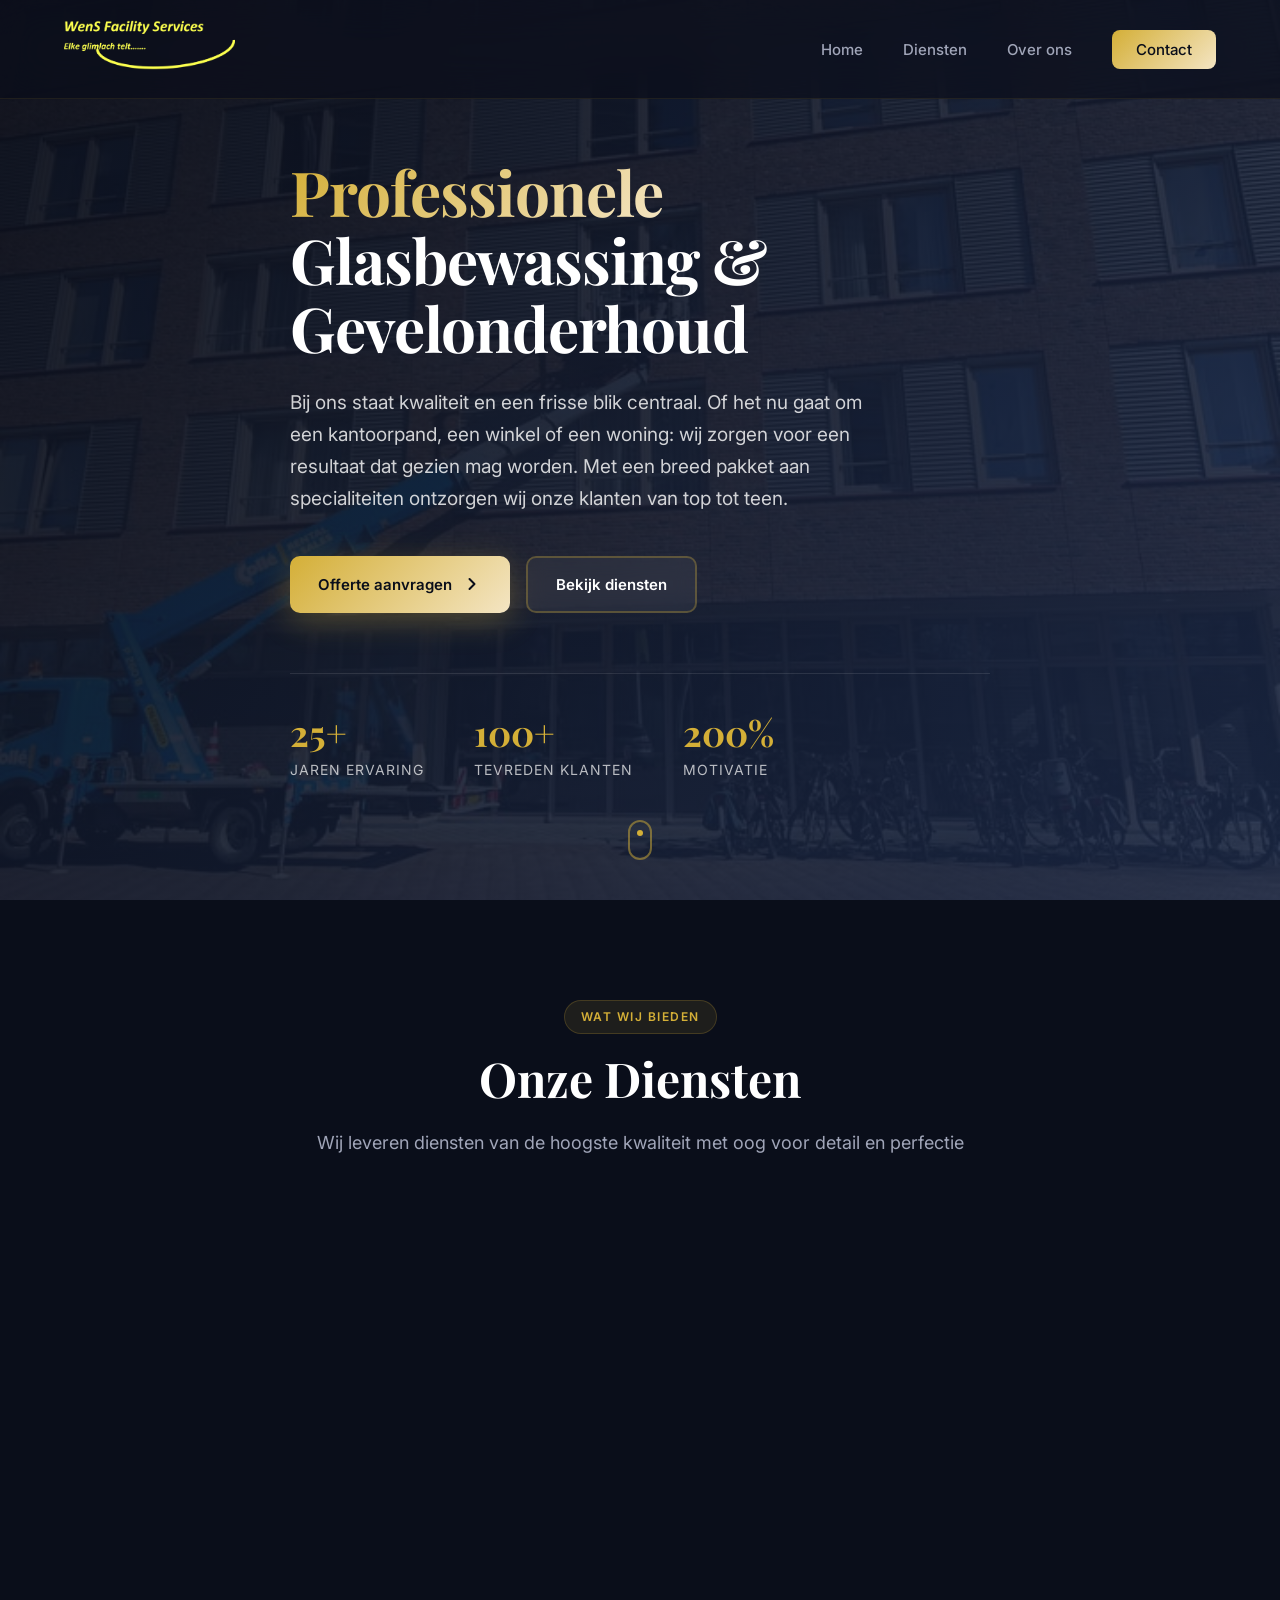
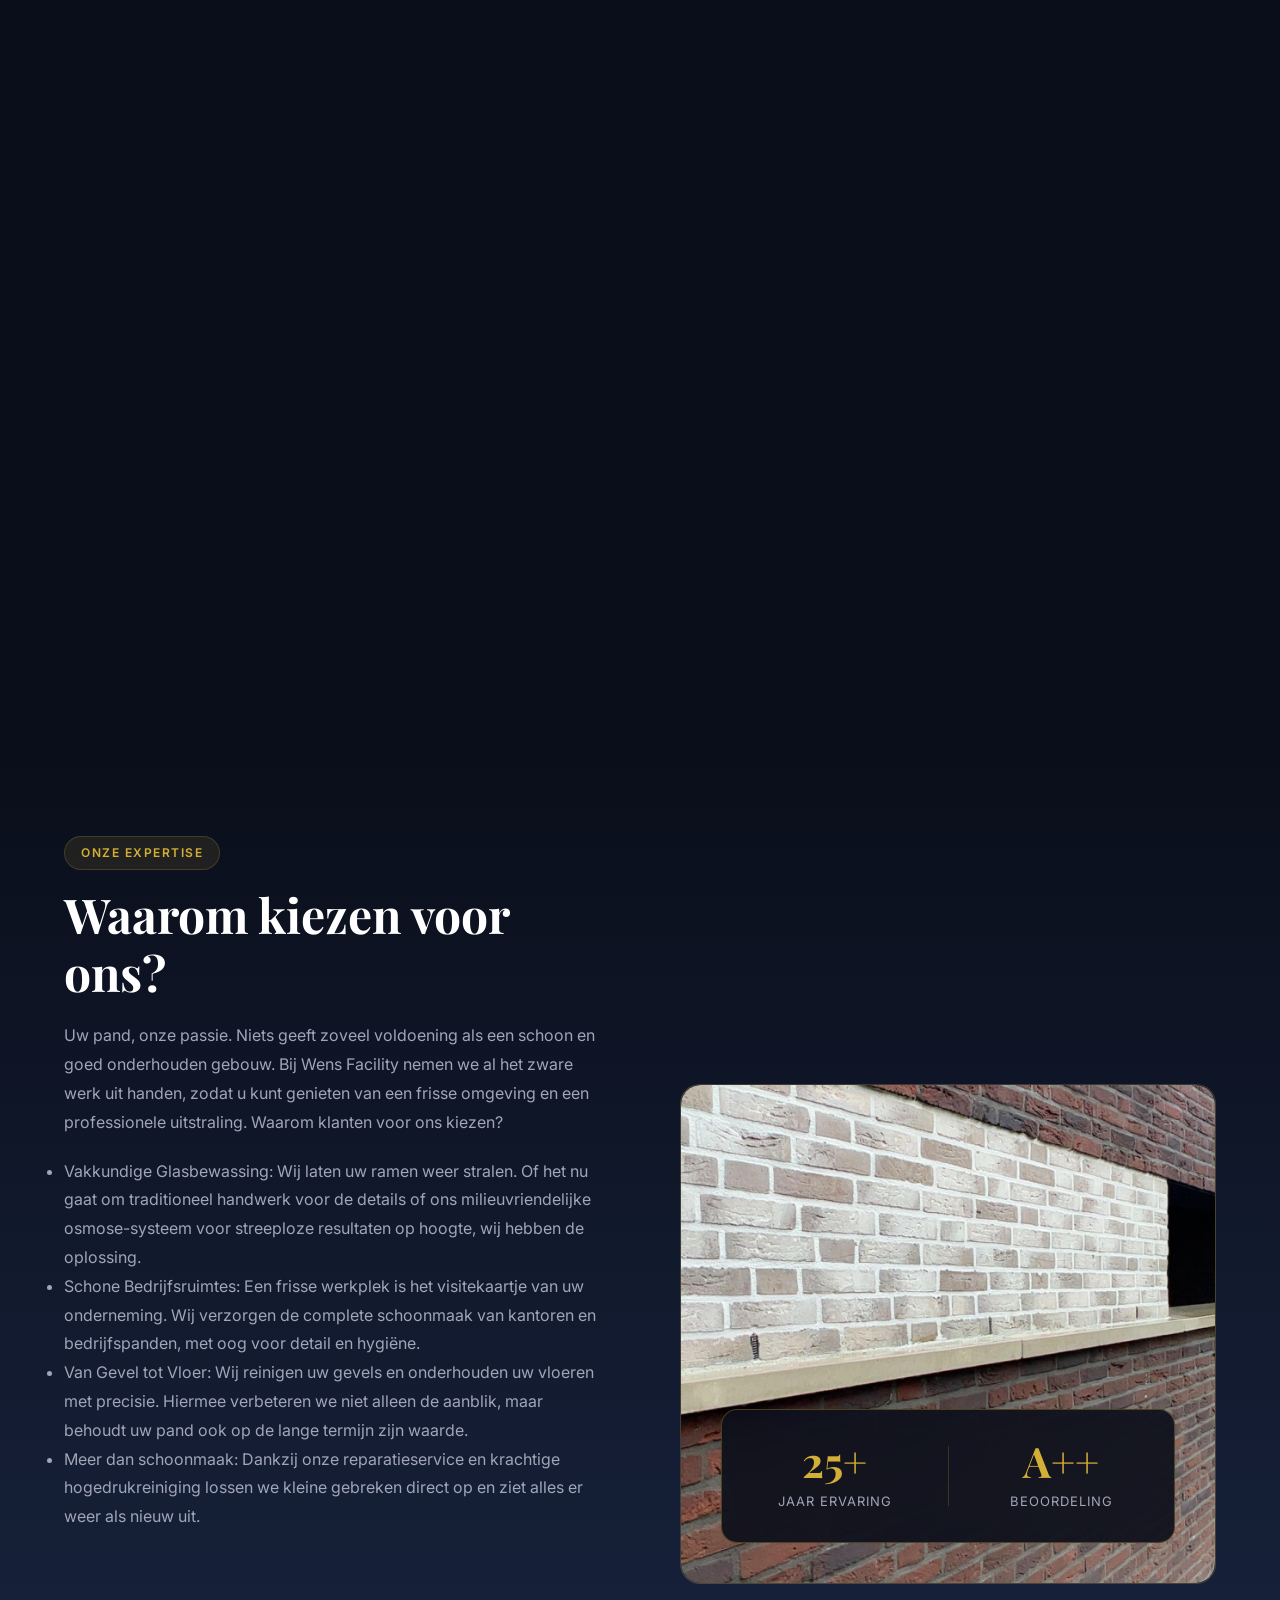
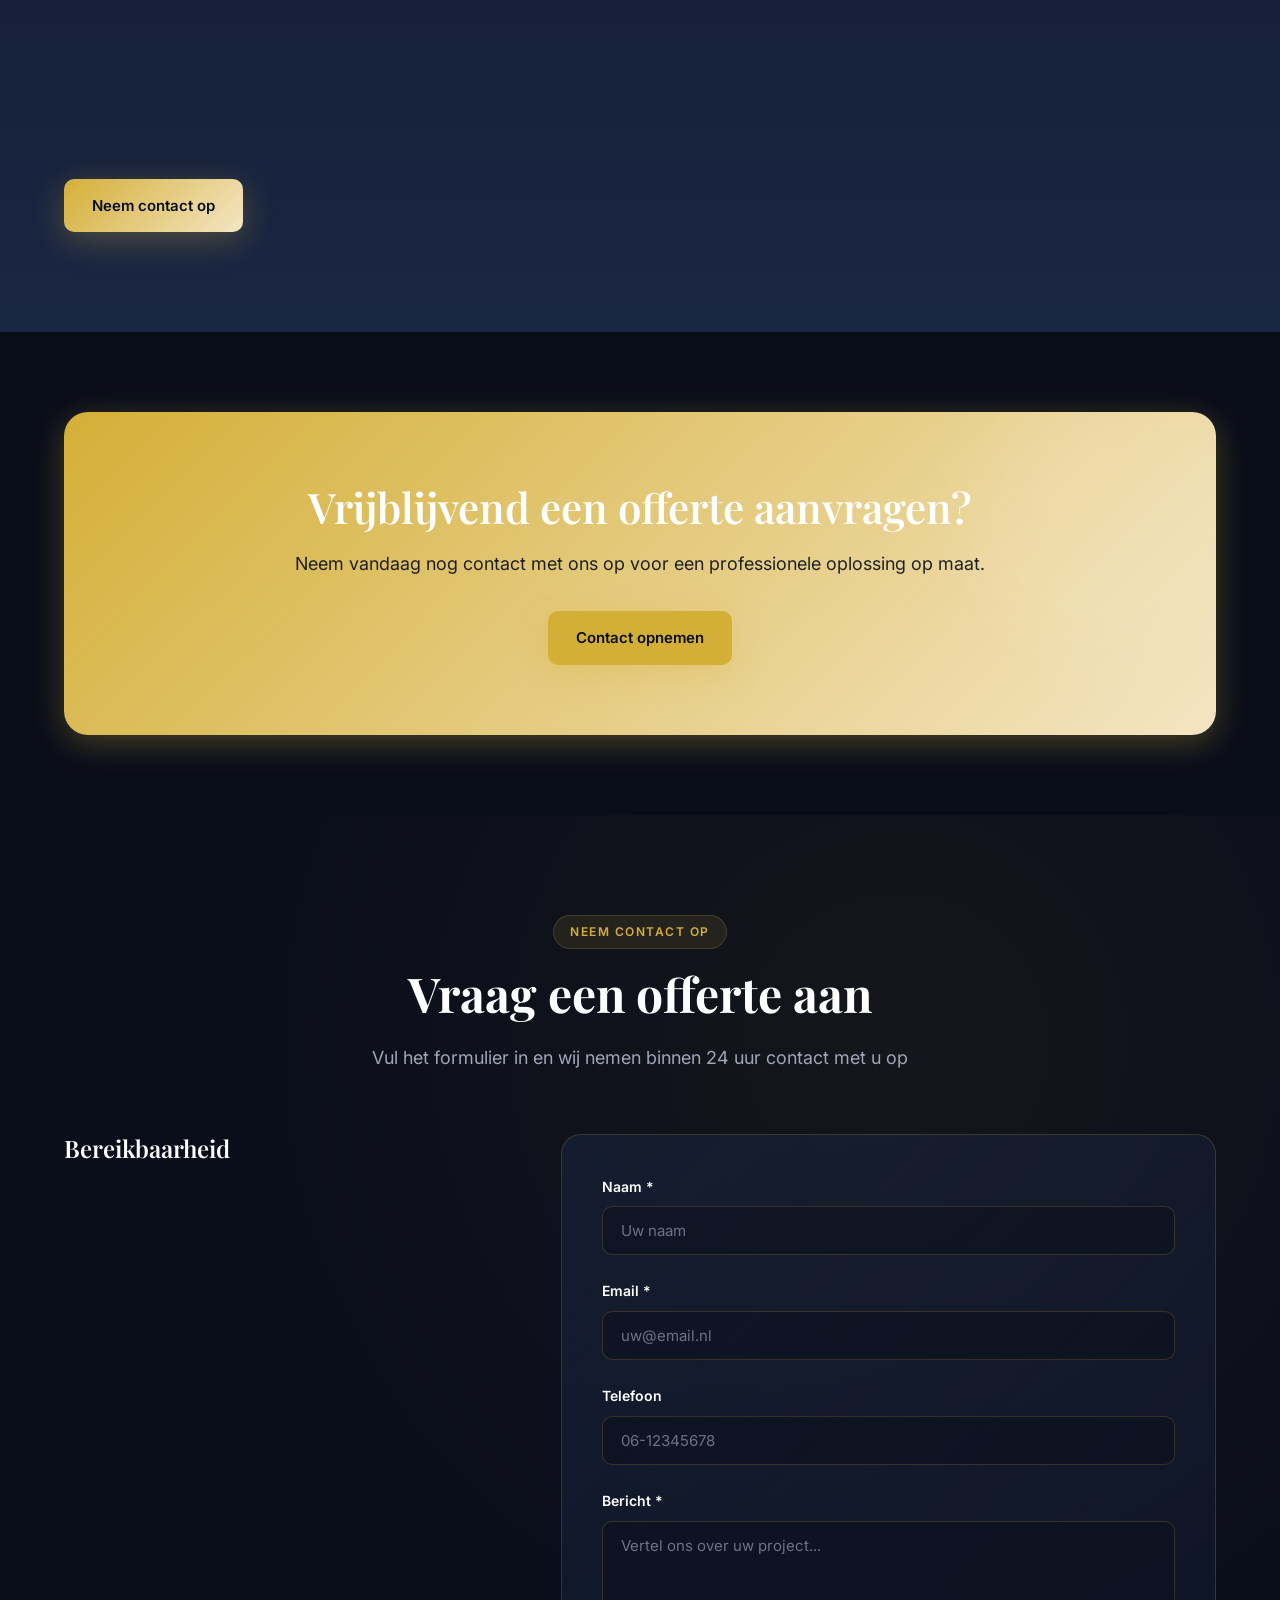
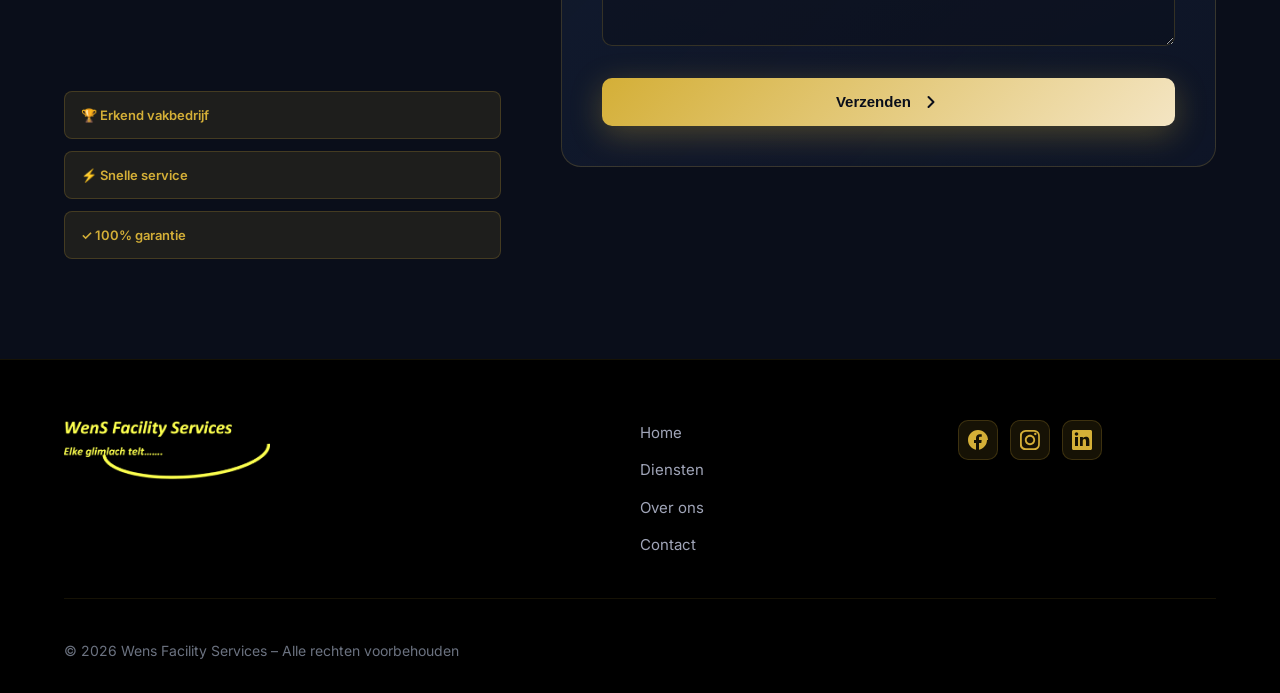
<file: index.html>
<!doctype html>
<html lang="nl">
  <head>
    <meta charset="UTF-8" />
    <meta name="viewport" content="width=device-width, initial-scale=1.0" />
    <meta http-equiv="refresh" content="0;url=html/Home.html" />
    <title>WensClean - Redirecting...</title>
  </head>
  <body>
    <p>Redirecting to <a href="html/Home.html">WensClean</a>...</p>
  </body>
</html>
</file>
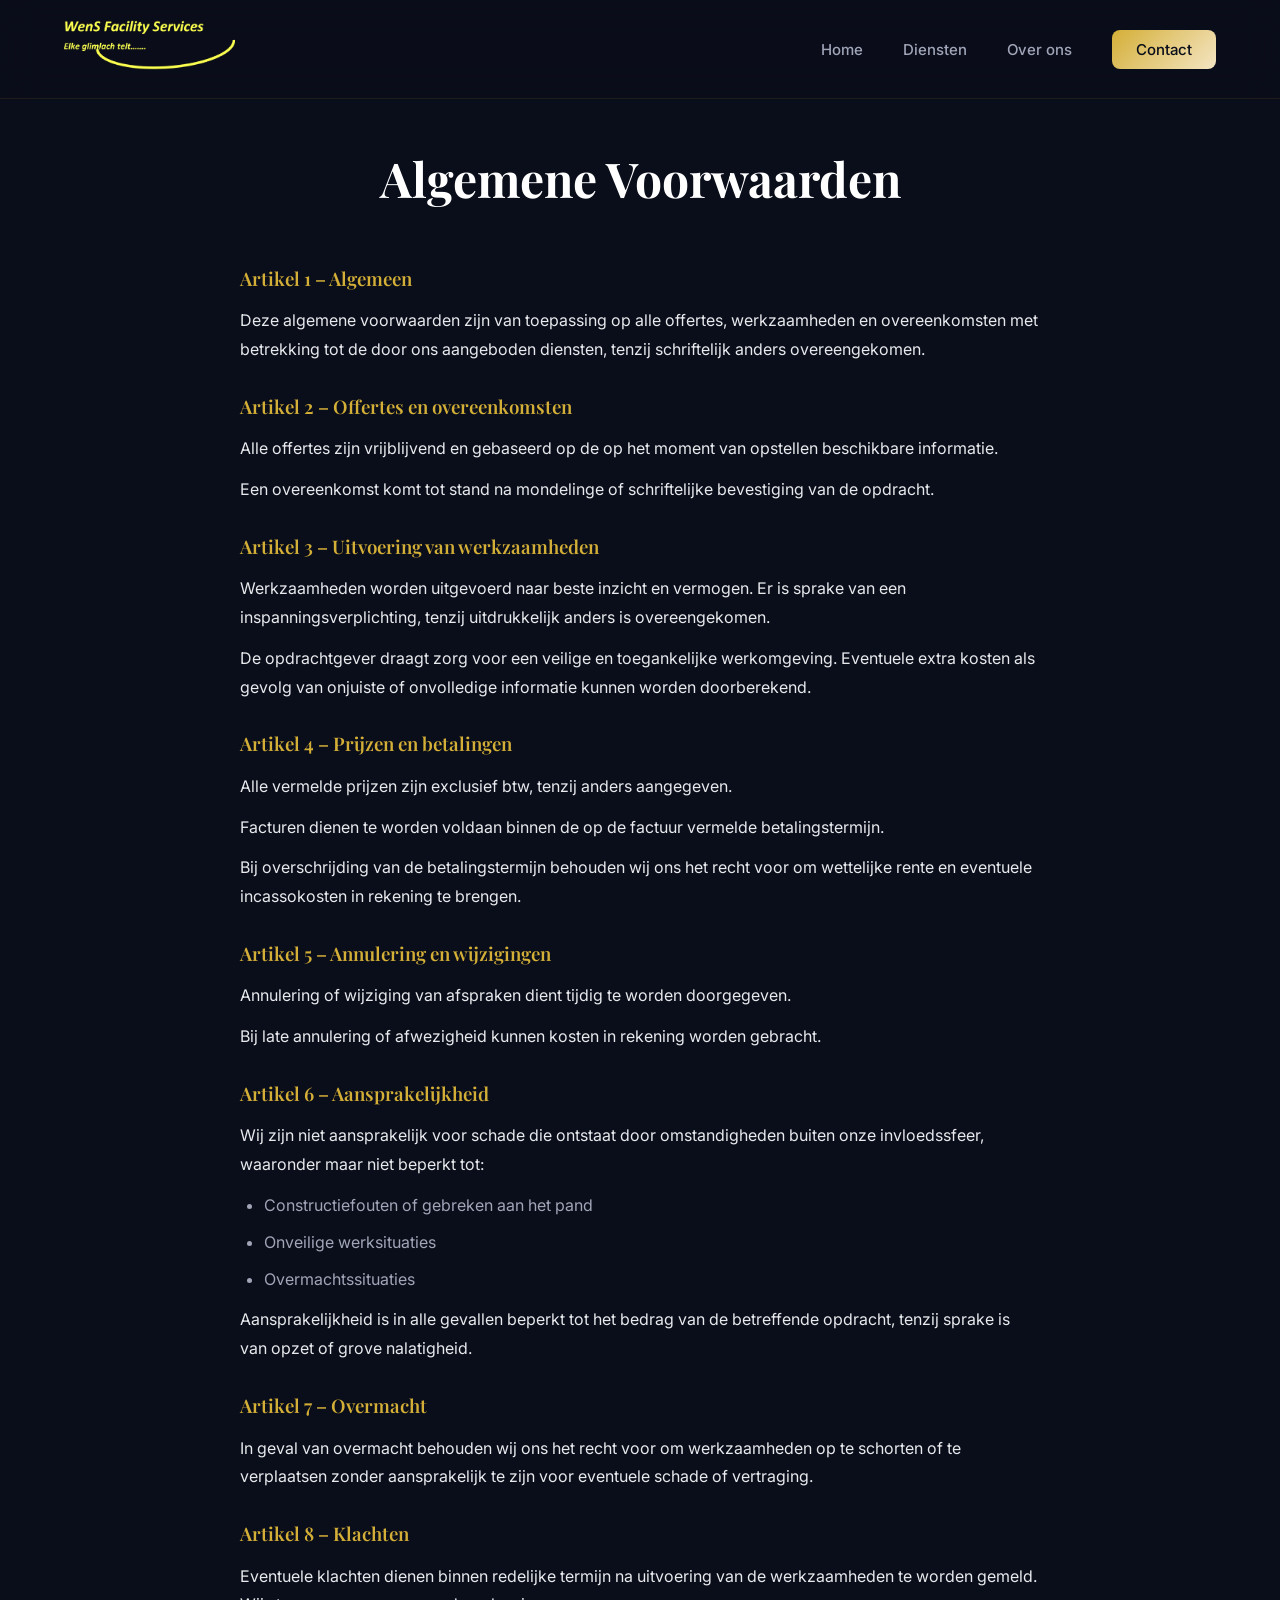
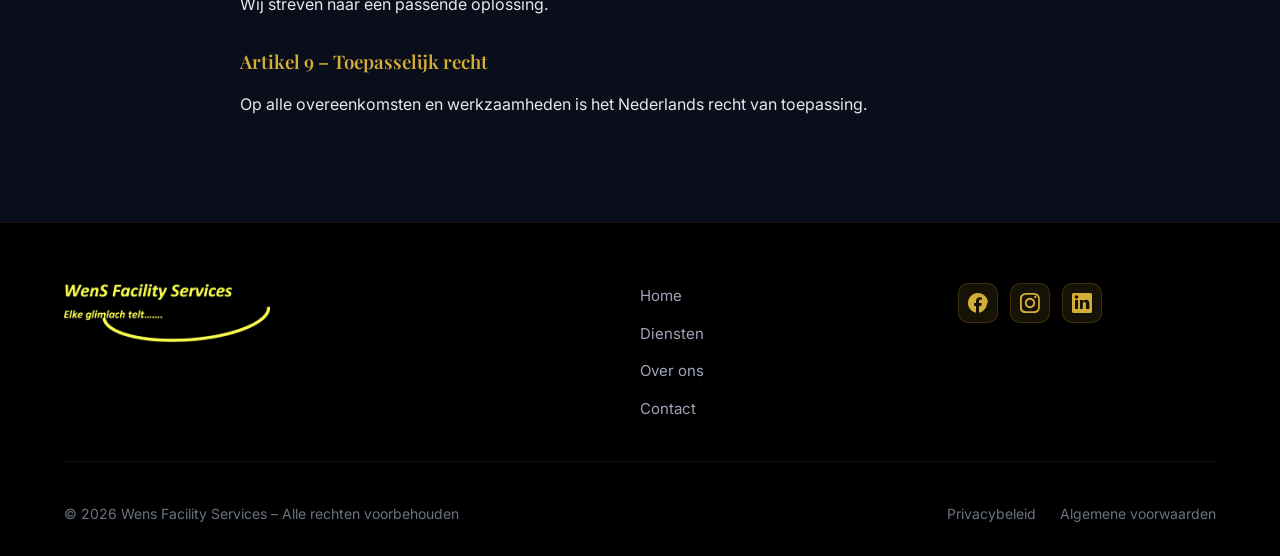
<file: html/algemenevoorwaarden.html>
<!doctype html>
<html lang="nl">
  <head>
    <meta charset="UTF-8" />
    <meta name="viewport" content="width=device-width, initial-scale=1.0" />
    <title>Algemene Voorwaarden – Bedrijfsnaam</title>
    <link rel="stylesheet" href="../css/styles.css" />
    <link rel="preconnect" href="https://fonts.googleapis.com" />
    <link rel="preconnect" href="https://fonts.gstatic.com" crossorigin />
    <link
      href="https://fonts.googleapis.com/css2?family=Playfair+Display:wght@500;600;700&family=Inter:wght@300;400;500;600;700&display=swap"
      rel="stylesheet"
    />
  </head>
  <body>
    <!-- NAVBAR -->
    <nav id="navbar">
      <div class="container nav-inner">
        <div class="logo">
          <a href="Home.html"
            ><img src="../images/logo.png" alt="Bedrijfsnaam" class="logo-img"
          /></a>
        </div>
        <button class="mobile-menu-toggle" aria-label="Toggle menu">
          <span></span>
          <span></span>
          <span></span>
        </button>
        <ul class="nav-menu">
          <li><a href="Home.html#home">Home</a></li>
          <li><a href="Home.html#diensten">Diensten</a></li>
          <li><a href="Home.html#over">Over ons</a></li>
          <li><a href="Home.html#contact" class="nav-cta">Contact</a></li>
        </ul>
      </div>
    </nav>

    <!-- TERMS CONTENT -->
    <section class="terms-section" style="padding: 150px 0 80px">
      <div class="container">
        <div class="section-header">
          <h1 class="section-title">Algemene Voorwaarden</h1>
        </div>

        <div
          class="terms-content"
          style="max-width: 800px; margin: 0 auto; line-height: 1.8"
        >
          <h3 style="color: var(--gold); margin-top: 32px; margin-bottom: 16px">
            Artikel 1 – Algemeen
          </h3>
          <p style="margin-bottom: 24px">
            Deze algemene voorwaarden zijn van toepassing op alle offertes,
            werkzaamheden en overeenkomsten met betrekking tot de door ons
            aangeboden diensten, tenzij schriftelijk anders overeengekomen.
          </p>

          <h3 style="color: var(--gold); margin-top: 32px; margin-bottom: 16px">
            Artikel 2 – Offertes en overeenkomsten
          </h3>
          <p style="margin-bottom: 12px">
            Alle offertes zijn vrijblijvend en gebaseerd op de op het moment van
            opstellen beschikbare informatie.
          </p>
          <p style="margin-bottom: 24px">
            Een overeenkomst komt tot stand na mondelinge of schriftelijke
            bevestiging van de opdracht.
          </p>

          <h3 style="color: var(--gold); margin-top: 32px; margin-bottom: 16px">
            Artikel 3 – Uitvoering van werkzaamheden
          </h3>
          <p style="margin-bottom: 12px">
            Werkzaamheden worden uitgevoerd naar beste inzicht en vermogen. Er
            is sprake van een inspanningsverplichting, tenzij uitdrukkelijk
            anders is overeengekomen.
          </p>
          <p style="margin-bottom: 24px">
            De opdrachtgever draagt zorg voor een veilige en toegankelijke
            werkomgeving. Eventuele extra kosten als gevolg van onjuiste of
            onvolledige informatie kunnen worden doorberekend.
          </p>

          <h3 style="color: var(--gold); margin-top: 32px; margin-bottom: 16px">
            Artikel 4 – Prijzen en betalingen
          </h3>
          <p style="margin-bottom: 12px">
            Alle vermelde prijzen zijn exclusief btw, tenzij anders aangegeven.
          </p>
          <p style="margin-bottom: 12px">
            Facturen dienen te worden voldaan binnen de op de factuur vermelde
            betalingstermijn.
          </p>
          <p style="margin-bottom: 24px">
            Bij overschrijding van de betalingstermijn behouden wij ons het
            recht voor om wettelijke rente en eventuele incassokosten in
            rekening te brengen.
          </p>

          <h3 style="color: var(--gold); margin-top: 32px; margin-bottom: 16px">
            Artikel 5 – Annulering en wijzigingen
          </h3>
          <p style="margin-bottom: 12px">
            Annulering of wijziging van afspraken dient tijdig te worden
            doorgegeven.
          </p>
          <p style="margin-bottom: 24px">
            Bij late annulering of afwezigheid kunnen kosten in rekening worden
            gebracht.
          </p>

          <h3 style="color: var(--gold); margin-top: 32px; margin-bottom: 16px">
            Artikel 6 – Aansprakelijkheid
          </h3>
          <p style="margin-bottom: 12px">
            Wij zijn niet aansprakelijk voor schade die ontstaat door
            omstandigheden buiten onze invloedssfeer, waaronder maar niet
            beperkt tot:
          </p>
          <ul
            style="
              margin-bottom: 12px;
              margin-left: 24px;
              color: var(--gray-light);
            "
          >
            <li style="margin-bottom: 8px">
              Constructiefouten of gebreken aan het pand
            </li>
            <li style="margin-bottom: 8px">Onveilige werksituaties</li>
            <li style="margin-bottom: 8px">Overmachtssituaties</li>
          </ul>
          <p style="margin-bottom: 24px">
            Aansprakelijkheid is in alle gevallen beperkt tot het bedrag van de
            betreffende opdracht, tenzij sprake is van opzet of grove
            nalatigheid.
          </p>

          <h3 style="color: var(--gold); margin-top: 32px; margin-bottom: 16px">
            Artikel 7 – Overmacht
          </h3>
          <p style="margin-bottom: 24px">
            In geval van overmacht behouden wij ons het recht voor om
            werkzaamheden op te schorten of te verplaatsen zonder aansprakelijk
            te zijn voor eventuele schade of vertraging.
          </p>

          <h3 style="color: var(--gold); margin-top: 32px; margin-bottom: 16px">
            Artikel 8 – Klachten
          </h3>
          <p style="margin-bottom: 24px">
            Eventuele klachten dienen binnen redelijke termijn na uitvoering van
            de werkzaamheden te worden gemeld. Wij streven naar een passende
            oplossing.
          </p>

          <h3 style="color: var(--gold); margin-top: 32px; margin-bottom: 16px">
            Artikel 9 – Toepasselijk recht
          </h3>
          <p style="margin-bottom: 24px">
            Op alle overeenkomsten en werkzaamheden is het Nederlands recht van
            toepassing.
          </p>
        </div>
      </div>
    </section>

    <!-- FOOTER -->
    <footer>
      <div class="container">
        <div class="footer-content">
          <div class="footer-logo">
            <a href="Home.html#home"
              ><img
                src="../images/logo.png"
                alt="Bedrijfsnaam"
                class="logo-img"
            /></a>
          </div>
          <div class="footer-links">
            <a href="Home.html#home">Home</a>
            <a href="Home.html#diensten">Diensten</a>
            <a href="Home.html#over">Over ons</a>
            <a href="Home.html#contact">Contact</a>
          </div>
          <div class="footer-social">
            <a href="#" aria-label="Facebook">
              <svg
                width="20"
                height="20"
                viewBox="0 0 20 20"
                fill="currentColor"
              >
                <path
                  d="M20 10C20 4.48 15.52 0 10 0S0 4.48 0 10c0 4.84 3.44 8.87 8 9.8V13H6v-3h2V8c0-2.42 1.58-3.75 3.69-3.75.93 0 1.81.08 2.06.12v2.39h-1.42c-1.11 0-1.33.53-1.33 1.3V10h2.67l-.35 3H11v6.8c4.56-.93 8-4.96 8-9.8z"
                />
              </svg>
            </a>
            <a href="#" aria-label="Instagram">
              <svg
                width="20"
                height="20"
                viewBox="0 0 20 20"
                fill="currentColor"
              >
                <path
                  d="M10 0C7.28 0 6.94.01 5.88.05 4.82.09 4.07.27 3.42.52c-.67.26-1.24.6-1.81 1.17C.84 2.26.5 2.83.24 3.5-.01 4.15-.19 4.9-.23 5.96-.27 7.02-.28 7.36-.28 10.08c0 2.72.01 3.06.05 4.12.04 1.06.22 1.81.47 2.46.26.67.6 1.24 1.17 1.81.57.57 1.14.91 1.81 1.17.65.25 1.4.43 2.46.47 1.06.04 1.4.05 4.12.05 2.72 0 3.06-.01 4.12-.05 1.06-.04 1.81-.22 2.46-.47.67-.26 1.24-.6 1.81-1.17.57-.57.91-1.14 1.17-1.81.25-.65.43-1.4.47-2.46.04-1.06.05-1.4.05-4.12 0-2.72-.01-3.06-.05-4.12-.04-1.06-.22-1.81-.47-2.46-.26-.67-.6-1.24-1.17-1.81-.57-.57-1.14-.91-1.81-1.17C15.93.27 15.18.09 14.12.05 13.06.01 12.72 0 10 0zm0 1.8c2.67 0 2.99.01 4.04.05.98.04 1.51.2 1.87.33.47.18.8.4 1.15.75.35.35.57.68.75 1.15.13.36.29.89.33 1.87.04 1.05.05 1.37.05 4.04s-.01 2.99-.05 4.04c-.04.98-.2 1.51-.33 1.87-.18.47-.4.8-.75 1.15-.35.35-.68.57-1.15.75-.36.13-.89.29-1.87.33-1.05.04-1.37.05-4.04.05s-2.99-.01-4.04-.05c-.98-.04-1.51-.2-1.87-.33-.47-.18-.8-.4-1.15-.75-.35-.35-.57-.68-.75-1.15-.13-.36-.29-.89-.33-1.87-.04-1.05-.05-1.37-.05-4.04s.01-2.99.05-4.04c.04-.98.2-1.51.33-1.87.18-.47.4-.8.75-1.15.35-.35.68-.57 1.15-.75.36-.13.89-.29 1.87-.33 1.05-.04 1.37-.05 4.04-.05z"
                />
                <path
                  d="M10 13.33c-1.84 0-3.33-1.49-3.33-3.33S8.16 6.67 10 6.67s3.33 1.49 3.33 3.33-1.49 3.33-3.33 3.33zm0-8.48c-2.84 0-5.15 2.31-5.15 5.15s2.31 5.15 5.15 5.15 5.15-2.31 5.15-5.15S12.84 4.85 10 4.85zm6.53-.85c0 .66-.54 1.2-1.2 1.2-.66 0-1.2-.54-1.2-1.2s.54-1.2 1.2-1.2c.66 0 1.2.54 1.2 1.2z"
                />
              </svg>
            </a>
            <a href="#" aria-label="LinkedIn">
              <svg
                width="20"
                height="20"
                viewBox="0 0 20 20"
                fill="currentColor"
              >
                <path
                  d="M18.5 0h-17C.67 0 0 .67 0 1.5v17c0 .83.67 1.5 1.5 1.5h17c.83 0 1.5-.67 1.5-1.5v-17c0-.83-.67-1.5-1.5-1.5zM6 16H3V7h3v9zM4.5 5.82c-.97 0-1.75-.79-1.75-1.75S3.53 2.32 4.5 2.32s1.75.79 1.75 1.75-.78 1.75-1.75 1.75zM17 16h-3v-4.5c0-1.08-.02-2.47-1.5-2.47-1.51 0-1.74 1.18-1.74 2.39V16H8V7h2.88v1.23h.04c.40-.76 1.38-1.56 2.84-1.56 3.04 0 3.6 2 3.6 4.6V16z"
                />
              </svg>
            </a>
          </div>
        </div>
        <div class="footer-bottom">
          <p>© 2026 Wens Facility Services – Alle rechten voorbehouden</p>
          <div class="footer-legal">
            <a href="privacybeleid.html">Privacybeleid</a>
            <a href="algemenevoorwaarden.html">Algemene voorwaarden</a>
          </div>
        </div>
      </div>
    </footer>

    <script>
      // Mobile menu toggle
      document
        .querySelector(".mobile-menu-toggle")
        .addEventListener("click", function () {
          document.querySelector(".nav-menu").classList.toggle("active");
          this.classList.toggle("active");
          document.body.classList.toggle("menu-open");
        });

      // Close menu when clicking on a link
      document.querySelectorAll(".nav-menu a").forEach((link) => {
        link.addEventListener("click", () => {
          document.querySelector(".nav-menu").classList.remove("active");
          document
            .querySelector(".mobile-menu-toggle")
            .classList.remove("active");
          document.body.classList.remove("menu-open");
        });
      });

      // Navbar scroll effect
      let lastScroll = 0;
      const navbar = document.getElementById("navbar");

      window.addEventListener("scroll", () => {
        const currentScroll = window.pageYOffset;

        if (currentScroll > 100) {
          navbar.classList.add("scrolled");
        } else {
          navbar.classList.remove("scrolled");
        }

        lastScroll = currentScroll;
      });
    </script>
  </body>
</html>
</file>
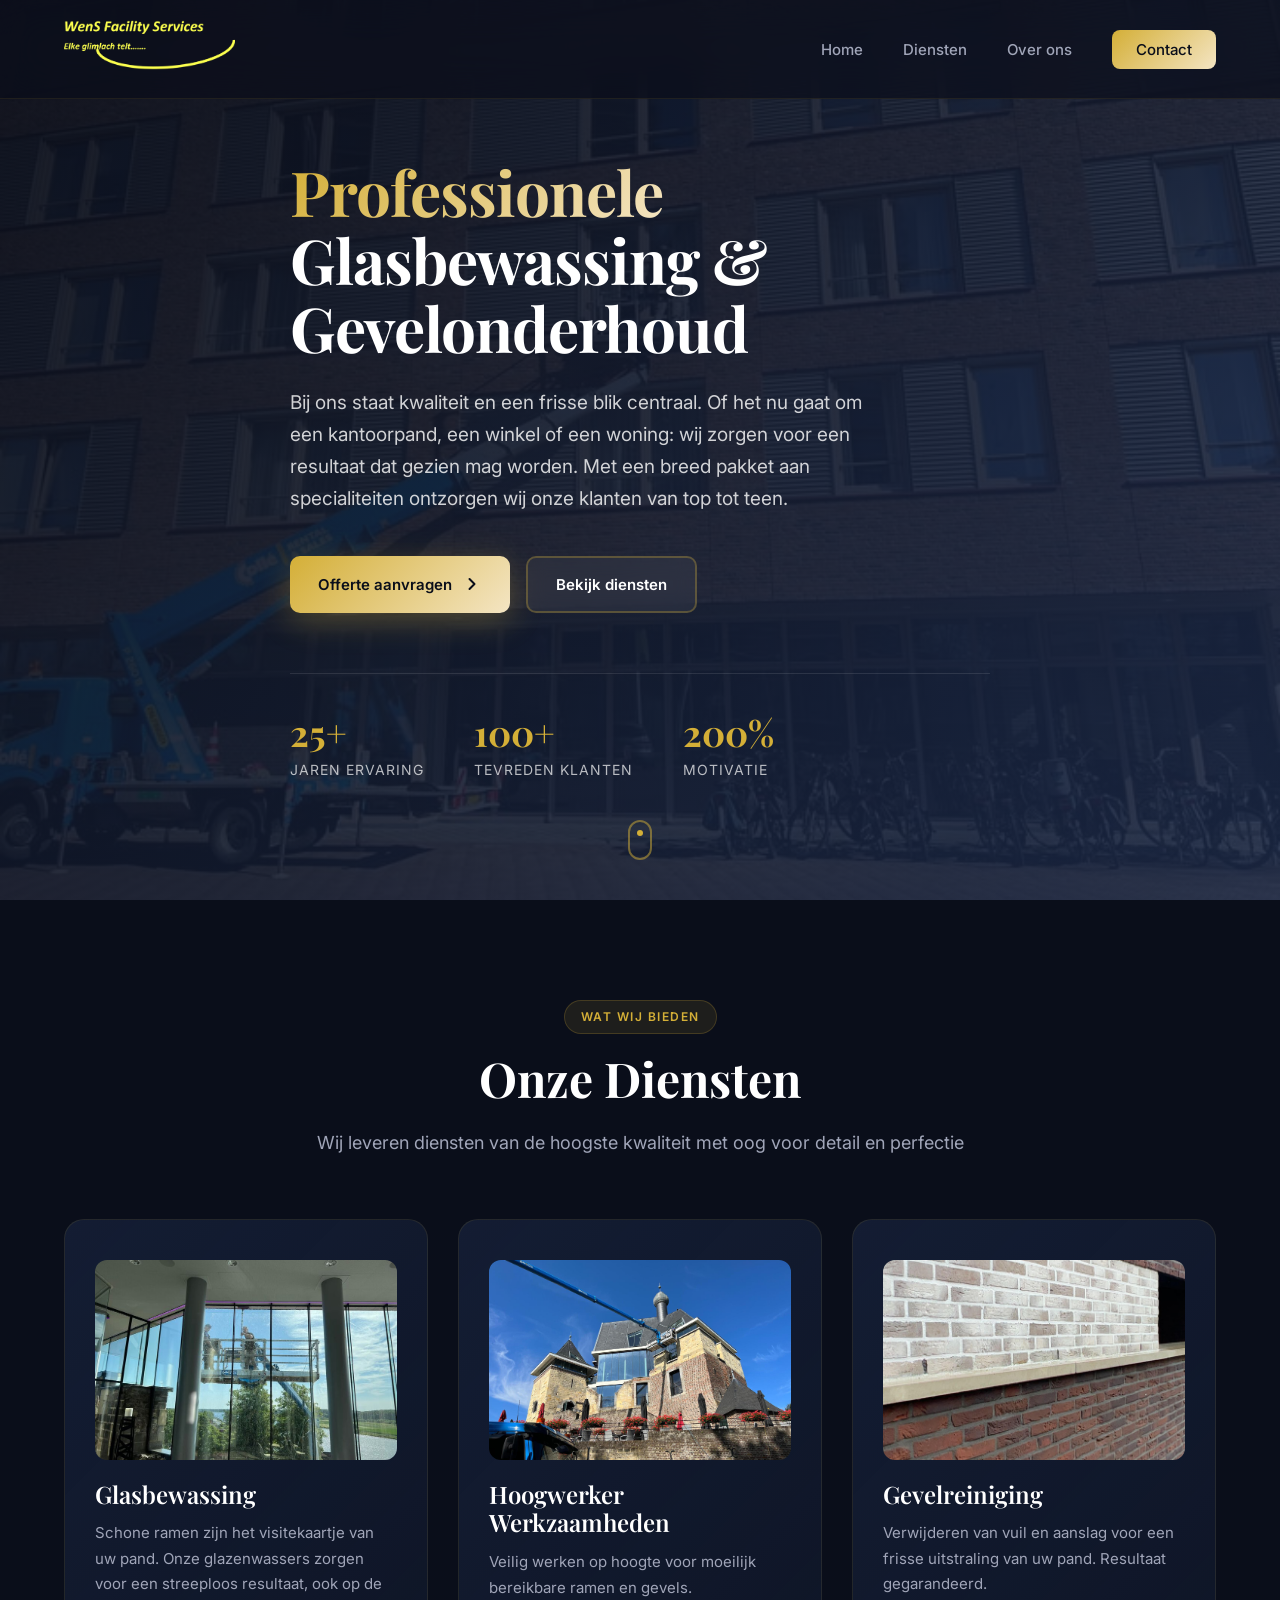
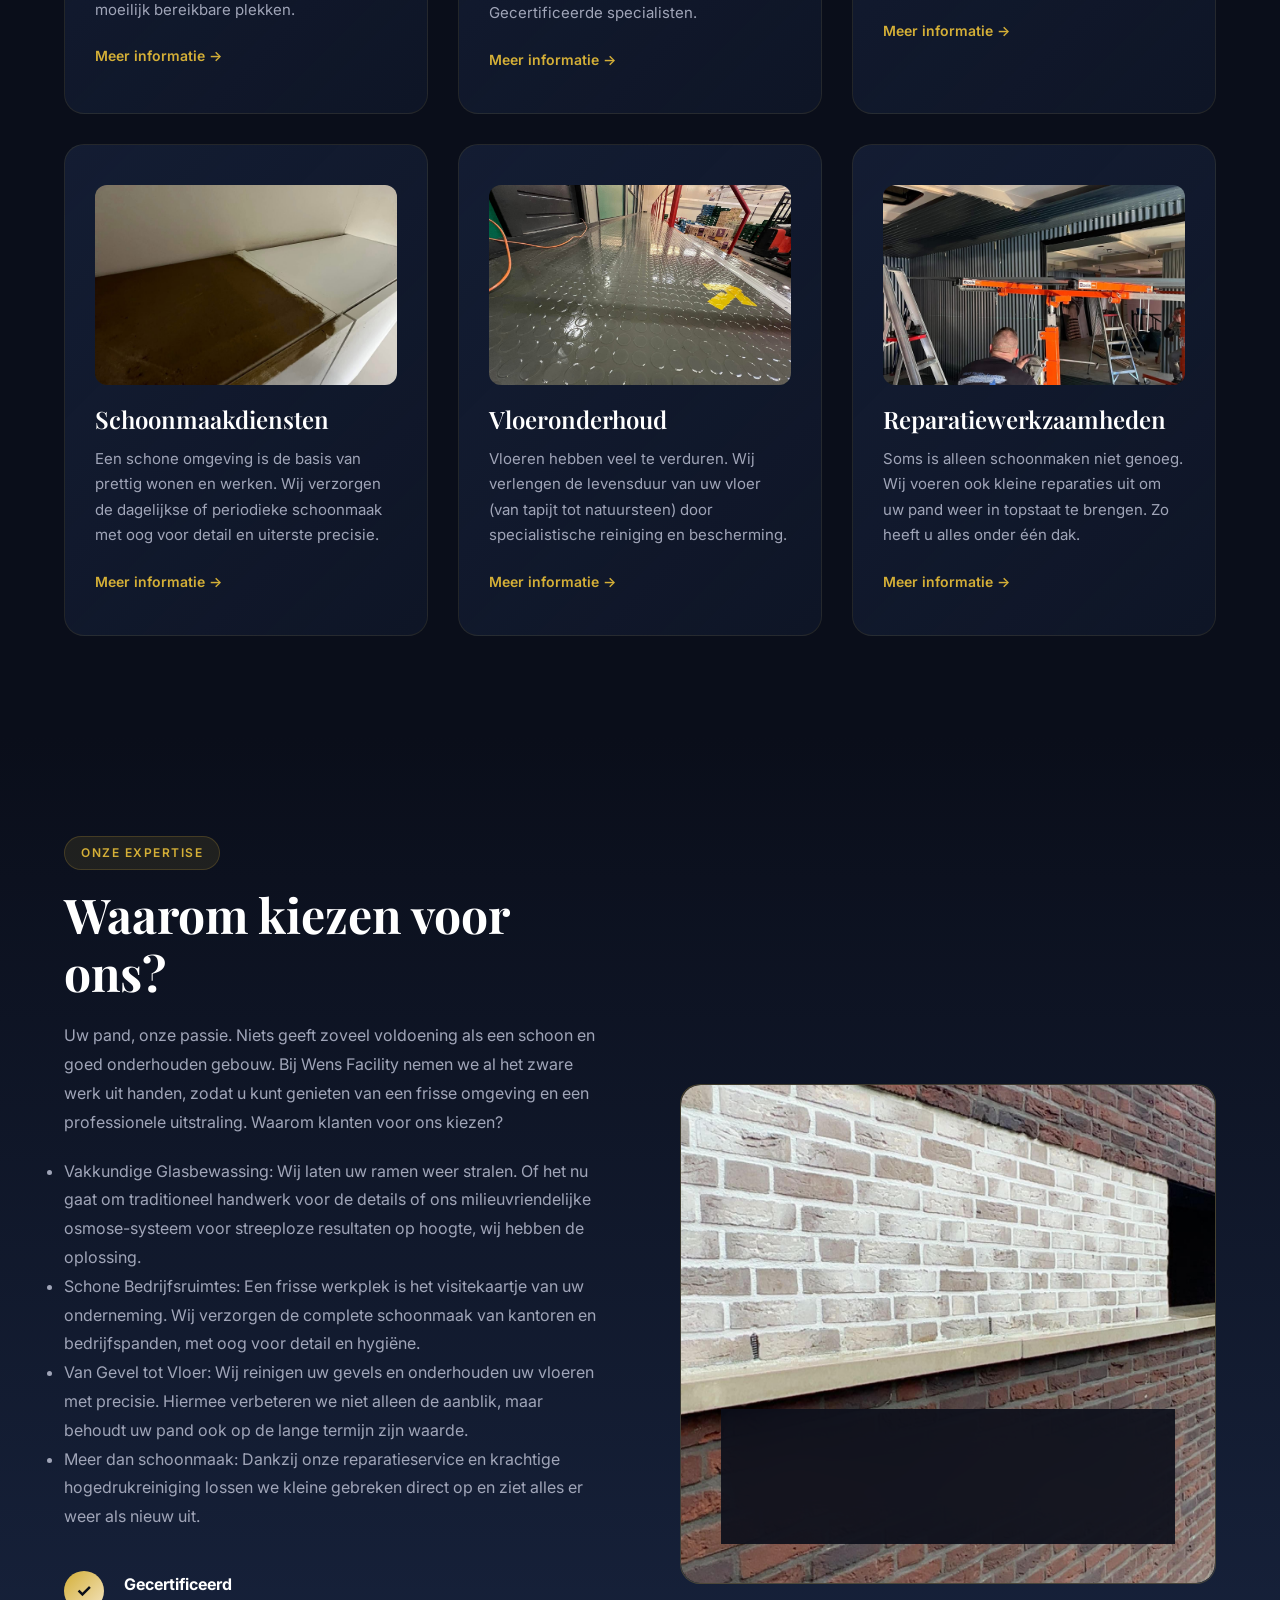
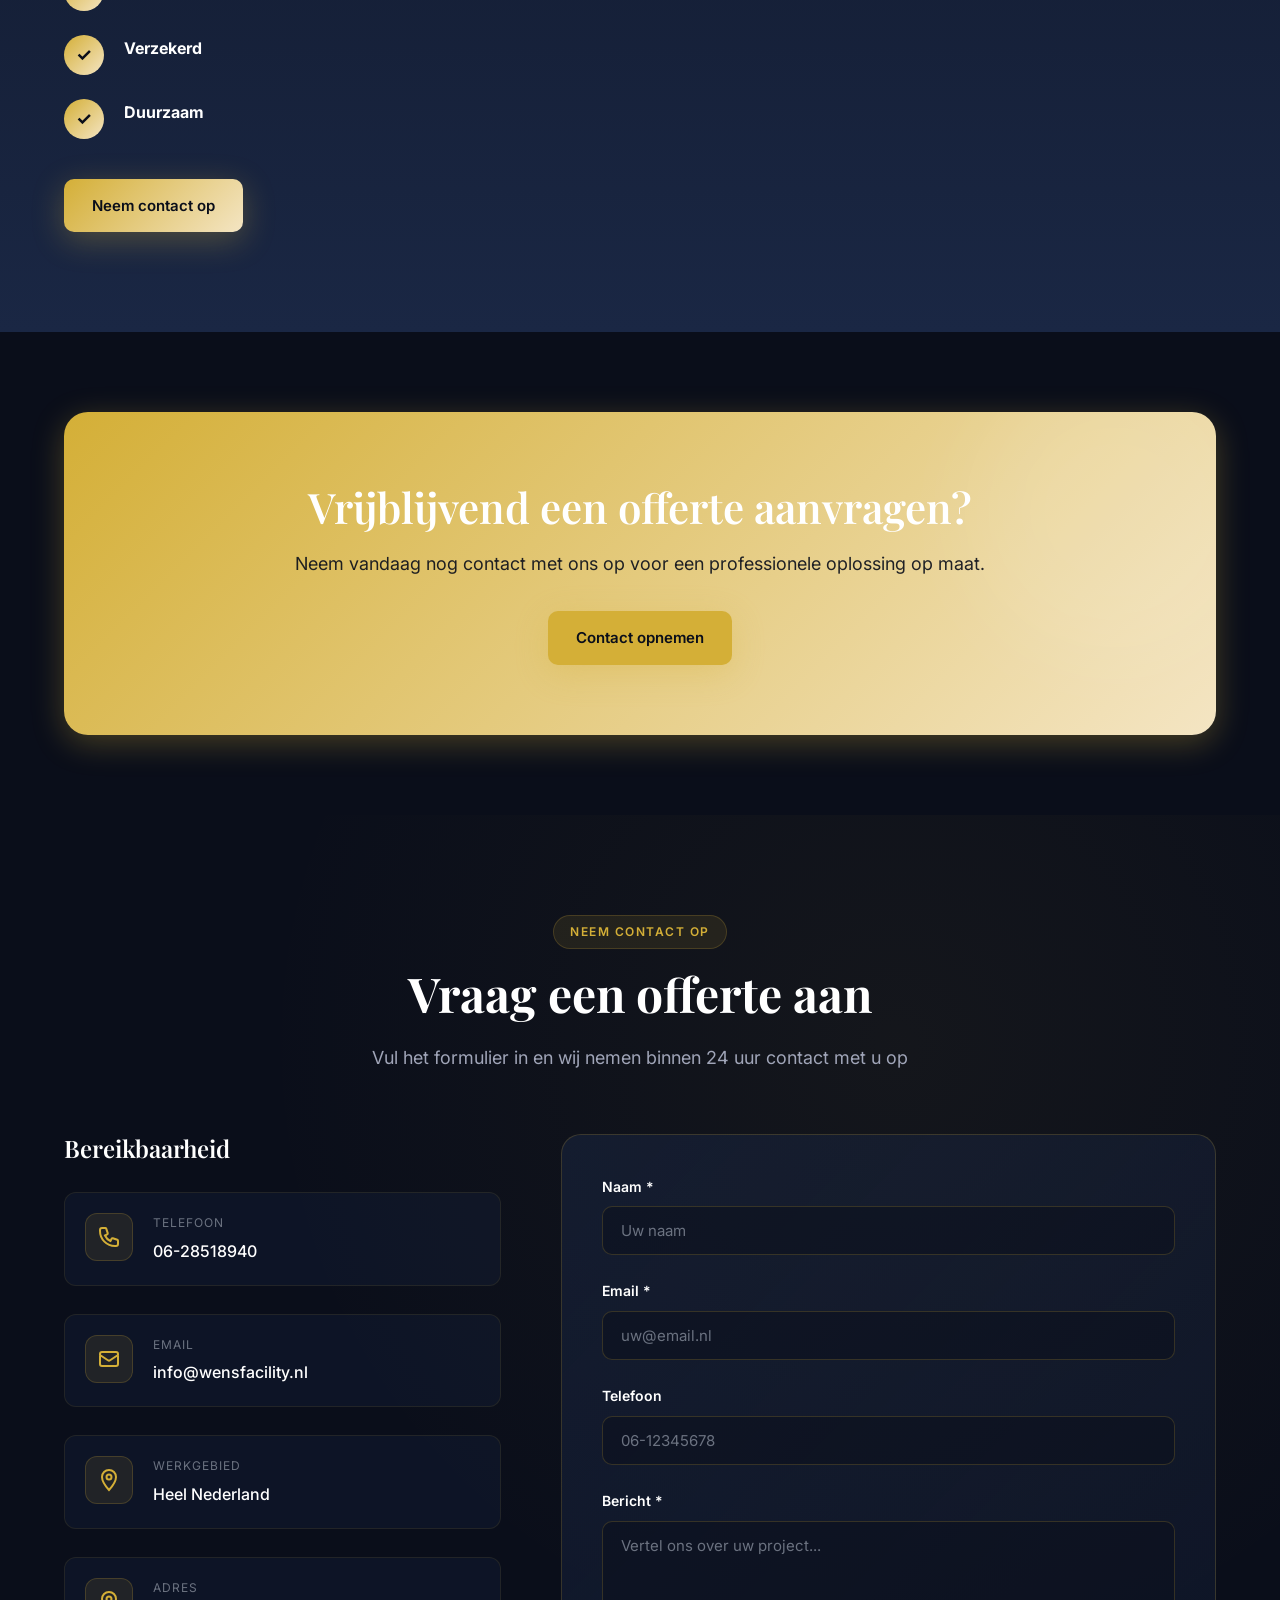
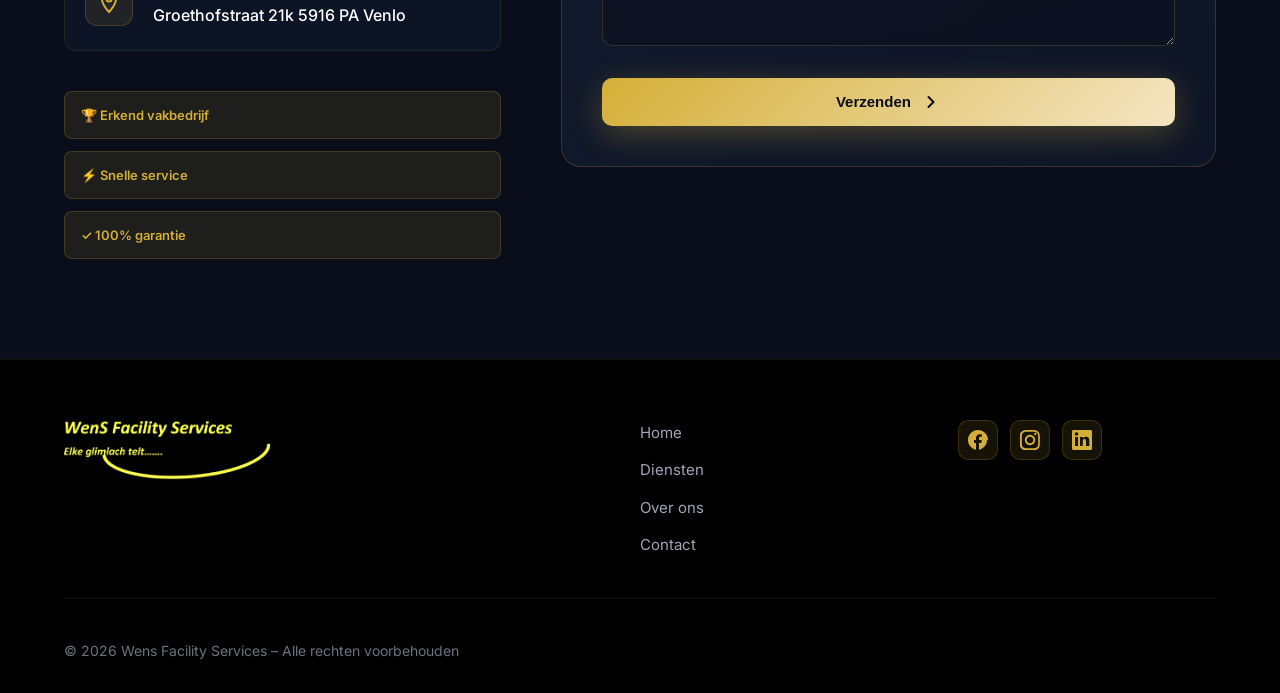
<file: html/Home.html>
<!doctype html>
<html lang="nl">
  <head>
    <meta charset="UTF-8" />
    <meta name="viewport" content="width=device-width, initial-scale=1.0" />
    <title>Bedrijfsnaam – Glasbewassing & Onderhoud</title>
    <link rel="stylesheet" href="../css/styles.css" />
    <link rel="preconnect" href="https://fonts.googleapis.com" />
    <link rel="preconnect" href="https://fonts.gstatic.com" crossorigin />
    <link
      href="https://fonts.googleapis.com/css2?family=Playfair+Display:wght@500;600;700&family=Inter:wght@300;400;500;600;700&display=swap"
      rel="stylesheet"
    />
  </head>
  <body>
    <!-- NAVBAR -->
    <nav id="navbar">
      <div class="container nav-inner">
        <div class="logo">
          <a href="#home"><img src="../images/logo.png" alt="Bedrijfsnaam" class="logo-img"></a>
        </div>
        <button class="mobile-menu-toggle" aria-label="Toggle menu">
          <span></span>
          <span></span>
          <span></span>
        </button>
        <ul class="nav-menu">
          <li><a href="#home">Home</a></li>
          <li><a href="#diensten">Diensten</a></li>
          <li><a href="#over">Over ons</a></li>
          <li><a href="#contact" class="nav-cta">Contact</a></li>
        </ul>
      </div>
    </nav>

    <!-- HERO -->
    <section id="home" class="hero">
      <div class="hero-overlay"></div>
      <div class="hero-decoration"></div>

      <div class="container hero-content">
        <h1 class="hero-title">
          <span class="gradient-text">Professionele</span><br />
          Glasbewassing & Gevelonderhoud
        </h1>
        <p class="hero-subtitle">
          Bij ons staat kwaliteit en een frisse blik centraal. Of het nu gaat om een kantoorpand, een winkel of een woning: wij zorgen voor een resultaat dat gezien mag worden. Met een breed pakket aan specialiteiten ontzorgen wij onze klanten van top tot teen.
        </p>
        <div class="hero-buttons">
          <a href="#contact" class="btn btn-primary">
            <span>Offerte aanvragen</span>
            <svg
              width="20"
              height="20"
              viewBox="0 0 20 20"
              fill="none"
              xmlns="http://www.w3.org/2000/svg"
            >
              <path
                d="M7.5 15L12.5 10L7.5 5"
                stroke="currentColor"
                stroke-width="2"
                stroke-linecap="round"
                stroke-linejoin="round"
              />
            </svg>
          </a>
          <a href="#diensten" class="btn btn-secondary">
            <span>Bekijk diensten</span>
          </a>
        </div>
        <div class="hero-stats">
          <div class="stat">
            <div class="stat-number">25+</div>
            <div class="stat-label">Jaren ervaring</div>
          </div>
          <div class="stat">
            <div class="stat-number">100+</div>
            <div class="stat-label">Tevreden klanten</div>
          </div>
          <div class="stat">
            <div class="stat-number">200%</div>
            <div class="stat-label">Motivatie</div>
          </div>
        </div>
      </div>

      <div class="scroll-indicator">
        <div class="scroll-arrow"></div>
      </div>
    </section>

    <!-- DIENSTEN -->
    <section id="diensten" class="diensten-section">
      <div class="container">
        <div class="section-header">
          <span class="section-label">Wat wij bieden</span>
          <h2 class="section-title">Onze Diensten</h2>
          <p class="section-description">
            Wij leveren diensten van de hoogste kwaliteit met oog voor detail en
            perfectie
          </p>
        </div>

        <div class="services-grid">
          <div class="service-card">
            <img src="../images/ramenwassen.jpg" alt="Glasbewassing" />
            <h3>Glasbewassing</h3>
            <p>
              Schone ramen zijn het visitekaartje van uw pand. 
              Onze glazenwassers zorgen voor een streeploos resultaat, ook op de moeilijk bereikbare plekken.
            </p>
            <a href="#contact" class="service-link"> Meer informatie → </a>
          </div>

          <div class="service-card featured">
            
            <img
              src="../images/hoogwerker.jpg"
              alt="Hoogwerker werkzaamheden"
            />
            <h3>Hoogwerker Werkzaamheden</h3>
            <p>
              Veilig werken op hoogte voor moeilijk bereikbare ramen en gevels.
              Gecertificeerde specialisten.
            </p>
            <a href="#contact" class="service-link"> Meer informatie → </a>
          </div>

          <div class="service-card">
            <img src="../images/gevel.jpg" alt="Gevelreiniging" />
            <h3>Gevelreiniging</h3>
            <p>
              Verwijderen van vuil en aanslag voor een frisse uitstraling van uw
              pand. Resultaat gegarandeerd.
            </p>
            <a href="#contact" class="service-link"> Meer informatie → </a>
          </div>

          <div class="service-card">
            <img src="../images/schoonmaak.jpeg" alt="Schoonmaakdiensten" />
            <h3>Schoonmaakdiensten</h3>
            <p>
              Een schone omgeving is de basis van prettig wonen en werken. 
              Wij verzorgen de dagelijkse of periodieke schoonmaak met oog voor detail en uiterste precisie.
            </p>
            <a href="#contact" class="service-link"> Meer informatie → </a>
          </div>

          <div class="service-card">
            <img src="../images/vloeronderhoud.jpeg" alt="Vloeronderhoud" />
            <h3>Vloeronderhoud</h3>
            <p>
              Vloeren hebben veel te verduren. 
              Wij verlengen de levensduur van uw vloer (van tapijt tot natuursteen) 
              door specialistische reiniging en bescherming.
            </p>
            <a href="#contact" class="service-link"> Meer informatie → </a>
          </div>

          <div class="service-card">
            <img src="../images/reparatie.jpeg" alt="Reparatiewerkzaamheden" />
            <h3>Reparatiewerkzaamheden</h3>
            <p>
              Soms is alleen schoonmaken niet genoeg. 
              Wij voeren ook kleine reparaties uit om uw pand weer in topstaat te brengen. 
              Zo heeft u alles onder één dak.
            </p>
            <a href="#contact" class="service-link"> Meer informatie → </a>
        </div>
      </div>
    </section>

    <!-- OVER ONS -->
    <section id="over" class="about-section">
      <div class="container">
        <div class="about-grid">
          <div class="about-content">
            <span class="section-label">Onze expertise</span>
            <h2 class="section-title">Waarom kiezen voor ons?</h2>
            <p class="about-text">
              Uw pand, onze passie.
              Niets geeft zoveel voldoening als een schoon en goed onderhouden gebouw. 
              Bij Wens Facility nemen we al het zware werk uit handen, zodat u kunt genieten van een frisse omgeving en een professionele uitstraling. 
              Waarom klanten voor ons kiezen?
            </p>
            <ul class="about-text">
              <li>Vakkundige Glasbewassing: Wij laten uw ramen weer stralen. Of het nu gaat om traditioneel handwerk voor de details of ons milieuvriendelijke osmose-systeem voor streeploze resultaten op hoogte, wij hebben de oplossing.</li>
              <li>Schone Bedrijfsruimtes: Een frisse werkplek is het visitekaartje van uw onderneming. Wij verzorgen de complete schoonmaak van kantoren en bedrijfspanden, met oog voor detail en hygiëne.</li>
              <li>Van Gevel tot Vloer: Wij reinigen uw gevels en onderhouden uw vloeren met precisie. Hiermee verbeteren we niet alleen de aanblik, maar behoudt uw pand ook op de lange termijn zijn waarde.</li>
              <li>Meer dan schoonmaak: Dankzij onze reparatieservice en krachtige hogedrukreiniging lossen we kleine gebreken direct op en ziet alles er weer als nieuw uit.</li>
            </ul>

            <div class="about-features">
              <div class="feature-item">
                <div class="feature-icon">✓</div>
                <div class="feature-text">
                  <strong>Gecertificeerd</strong>
                </div>
              </div>
              <div class="feature-item">
                <div class="feature-icon">✓</div>
                <div class="feature-text">
                  <strong>Verzekerd</strong>
                </div>
              </div>
              <div class="feature-item">
                <div class="feature-icon">✓</div>
                <div class="feature-text">
                  <strong>Duurzaam</strong>
                </div>
              </div>
            </div>

            <a href="#contact" class="btn btn-primary">Neem contact op</a>
          </div>

          <div class="about-image">
            <img src="../images/gevel.jpg" alt="Professioneel gevelonderhoud" />
            <div class="image-decoration"></div>
            <div class="stats-box">
              <div class="stats-box-item">
                <div class="stats-box-number">25+</div>
                <div class="stats-box-label">Jaar ervaring</div>
              </div>
              <div class="stats-box-divider"></div>
              <div class="stats-box-item">
                <div class="stats-box-number">A++</div>
                <div class="stats-box-label">Beoordeling</div>
              </div>
            </div>
          </div>
        </div>
      </div>
    </section>

    <!-- CTA -->
    <section class="cta-section">
      <div class="container">
        <div class="cta">
          <div class="cta-decoration"></div>
          <h2>Vrijblijvend een offerte aanvragen?</h2>
          <p>
            Neem vandaag nog contact met ons op voor een professionele oplossing
            op maat.
          </p>
          <a href="#contact" class="btn btn-gold">Contact opnemen</a>
        </div>
      </div>
    </section>

    <!-- CONTACT -->
    <section id="contact" class="contact-section">
      <div class="container">
        <div class="section-header">
          <span class="section-label">Neem contact op</span>
          <h2 class="section-title">Vraag een offerte aan</h2>
          <p class="section-description">
            Vul het formulier in en wij nemen binnen 24 uur contact met u op
          </p>
        </div>

        <div class="contact-grid">
          <div class="contact-info">
            <h3>Bereikbaarheid</h3>
            <div class="contact-item">
              <div class="contact-icon">
                <svg
                  width="24"
                  height="24"
                  viewBox="0 0 24 24"
                  fill="none"
                  xmlns="http://www.w3.org/2000/svg"
                >
                  <path
                    d="M3 5C3 3.89543 3.89543 3 5 3H8.27924C8.70967 3 9.09181 3.27543 9.22792 3.68377L10.7257 8.17721C10.8831 8.64932 10.6694 9.16531 10.2243 9.38787L7.96701 10.5165C9.06925 12.9612 11.0388 14.9308 13.4835 16.033L14.6121 13.7757C14.8347 13.3306 15.3507 13.1169 15.8228 13.2743L20.3162 14.7721C20.7246 14.9082 21 15.2903 21 15.7208V19C21 20.1046 20.1046 21 19 21H18C9.71573 21 3 14.2843 3 6V5Z"
                    stroke="currentColor"
                    stroke-width="2"
                  />
                </svg>
              </div>
              <div>
                <div class="contact-label">Telefoon</div>
                <a href="tel:0612345678" class="contact-value">06-28518940</a>
              </div>
            </div>

            <div class="contact-item">
              <div class="contact-icon">
                <svg
                  width="24"
                  height="24"
                  viewBox="0 0 24 24"
                  fill="none"
                  xmlns="http://www.w3.org/2000/svg"
                >
                  <path
                    d="M3 8L10.89 13.26C11.5417 13.6833 12.4583 13.6833 13.11 13.26L21 8M5 19H19C20.1046 19 21 18.1046 21 17V7C21 5.89543 20.1046 5 19 5H5C3.89543 5 3 5.89543 3 7V17C3 18.1046 3.89543 19 5 19Z"
                    stroke="currentColor"
                    stroke-width="2"
                    stroke-linecap="round"
                  />
                </svg>
              </div>
              <div>
                <div class="contact-label">Email</div>
                <a href="mailto:info@wensfacility.nl" class="contact-value"
                  >info@wensfacility.nl</a
                >
              </div>
            </div>

            <div class="contact-item">
              <div class="contact-icon">
                <svg
                  width="24"
                  height="24"
                  viewBox="0 0 24 24"
                  fill="none"
                  xmlns="http://www.w3.org/2000/svg"
                >
                  <path
                    d="M12 2C8.13401 2 5 5.13401 5 9C5 14.25 12 22 12 22C12 22 19 14.25 19 9C19 5.13401 15.866 2 12 2Z"
                    stroke="currentColor"
                    stroke-width="2"
                  />
                  <circle
                    cx="12"
                    cy="9"
                    r="2.5"
                    stroke="currentColor"
                    stroke-width="2"
                  />
                </svg>
              </div>
              <div>
                <div class="contact-label">Werkgebied</div>
                <div class="contact-value">Heel Nederland</div>
              </div>
            </div>

             <div class="contact-item">
              <div class="contact-icon">
                <svg
                  width="24"
                  height="24"
                  viewBox="0 0 24 24"
                  fill="none"
                  xmlns="http://www.w3.org/2000/svg"
                >
                  <path
                    d="M12 2C8.13401 2 5 5.13401 5 9C5 14.25 12 22 12 22C12 22 19 14.25 19 9C19 5.13401 15.866 2 12 2Z"
                    stroke="currentColor"
                    stroke-width="2"
                  />
                  <circle
                    cx="12"
                    cy="9"
                    r="2.5"
                    stroke="currentColor"
                    stroke-width="2"
                  />
                </svg>
              </div>
              <div>
                <div class="contact-label">Adres</div>
                <div class="contact-value">Groethofstraat 21k 5916 PA Venlo</div>
              </div>
            </div>

            <div class="trust-badges">
              <div class="badge">🏆 Erkend vakbedrijf</div>
              <div class="badge">⚡ Snelle service</div>
              <div class="badge">✓ 100% garantie</div>
            </div>
          </div>

          <div class="contact-form-wrapper">
            <form
              id="contactForm"
              action="https://formspree.io/f/JE-ID-HIER"
              method="POST"
            >
              <div class="form-group">
                <label for="name">Naam *</label>
                <input
                  type="text"
                  id="name"
                  name="name"
                  placeholder="Uw naam"
                  required
                />
              </div>

              <div class="form-group">
                <label for="email">Email *</label>
                <input
                  type="email"
                  id="email"
                  name="email"
                  placeholder="uw@email.nl"
                  required
                />
              </div>

              <div class="form-group">
                <label for="phone">Telefoon</label>
                <input
                  type="tel"
                  id="phone"
                  name="phone"
                  placeholder="06-12345678"
                />
              </div>

              <div class="form-group">
                <label for="message">Bericht *</label>
                <textarea
                  id="message"
                  name="message"
                  placeholder="Vertel ons over uw project..."
                  rows="5"
                  required
                ></textarea>
              </div>

              <button class="btn btn-primary btn-full" type="submit">
                <span>Verzenden</span>
                <svg
                  width="20"
                  height="20"
                  viewBox="0 0 20 20"
                  fill="none"
                  xmlns="http://www.w3.org/2000/svg"
                >
                  <path
                    d="M7.5 15L12.5 10L7.5 5"
                    stroke="currentColor"
                    stroke-width="2"
                    stroke-linecap="round"
                    stroke-linejoin="round"
                  />
                </svg>
              </button>
            </form>

            <div id="thankYou" class="thank-you-message">
              <svg
                width="50"
                height="50"
                viewBox="0 0 50 50"
                fill="none"
                xmlns="http://www.w3.org/2000/svg"
              >
                <circle
                  cx="25"
                  cy="25"
                  r="24"
                  stroke="#d4af37"
                  stroke-width="2"
                />
                <path
                  d="M15 25L22 32L35 18"
                  stroke="#d4af37"
                  stroke-width="3"
                  stroke-linecap="round"
                  stroke-linejoin="round"
                />
              </svg>
              <h3>Bedankt!</h3>
              <p>
                Uw bericht is verzonden. Wij nemen binnen 24 uur contact met u
                op.
              </p>
            </div>
          </div>
        </div>
      </div>
    </section>

    <!-- FOOTER -->
    <footer>
      <div class="container">
        <div class="footer-content">
          <div class="footer-logo">
            <a href="#home"><img src="../images/logo.png" alt="Bedrijfsnaam" class="logo-img"></a>
            
          </div>
          <div class="footer-links">
            <a href="#home">Home</a>
            <a href="#diensten">Diensten</a>
            <a href="#over">Over ons</a>
            <a href="#contact">Contact</a>
          </div>
          <div class="footer-social">
            <a href="https://www.facebook.com/p/WenS-Facility-Service-100089552300783/" target="_blank" rel="noopener noreferrer" aria-label="Facebook">
              <svg
                width="20"
                height="20"
                viewBox="0 0 20 20"
                fill="currentColor"
              >
                <path
                  d="M20 10C20 4.48 15.52 0 10 0S0 4.48 0 10c0 4.84 3.44 8.87 8 9.8V13H6v-3h2V8c0-2.42 1.58-3.75 3.69-3.75.93 0 1.81.08 2.06.12v2.39h-1.42c-1.11 0-1.33.53-1.33 1.3V10h2.67l-.35 3H11v6.8c4.56-.93 8-4.96 8-9.8z"
                />
              </svg>
            </a>
            <a href="https://www.instagram.com/wensfacilityservice/" target="_blank" rel="noopener noreferrer" aria-label="Instagram">
              <svg
                width="20"
                height="20"
                viewBox="0 0 20 20"
                fill="currentColor"
              >
                <path
                  d="M10 0C7.28 0 6.94.01 5.88.05 4.82.09 4.07.27 3.42.52c-.67.26-1.24.6-1.81 1.17C.84 2.26.5 2.83.24 3.5-.01 4.15-.19 4.9-.23 5.96-.27 7.02-.28 7.36-.28 10.08c0 2.72.01 3.06.05 4.12.04 1.06.22 1.81.47 2.46.26.67.6 1.24 1.17 1.81.57.57 1.14.91 1.81 1.17.65.25 1.4.43 2.46.47 1.06.04 1.4.05 4.12.05 2.72 0 3.06-.01 4.12-.05 1.06-.04 1.81-.22 2.46-.47.67-.26 1.24-.6 1.81-1.17.57-.57.91-1.14 1.17-1.81.25-.65.43-1.4.47-2.46.04-1.06.05-1.4.05-4.12 0-2.72-.01-3.06-.05-4.12-.04-1.06-.22-1.81-.47-2.46-.26-.67-.6-1.24-1.17-1.81-.57-.57-1.14-.91-1.81-1.17C15.93.27 15.18.09 14.12.05 13.06.01 12.72 0 10 0zm0 1.8c2.67 0 2.99.01 4.04.05.98.04 1.51.2 1.87.33.47.18.8.4 1.15.75.35.35.57.68.75 1.15.13.36.29.89.33 1.87.04 1.05.05 1.37.05 4.04s-.01 2.99-.05 4.04c-.04.98-.2 1.51-.33 1.87-.18.47-.4.8-.75 1.15-.35.35-.68.57-1.15.75-.36.13-.89.29-1.87.33-1.05.04-1.37.05-4.04.05s-2.99-.01-4.04-.05c-.98-.04-1.51-.2-1.87-.33-.47-.18-.8-.4-1.15-.75-.35-.35-.57-.68-.75-1.15-.13-.36-.29-.89-.33-1.87-.04-1.05-.05-1.37-.05-4.04s.01-2.99.05-4.04c.04-.98.2-1.51.33-1.87.18-.47.4-.8.75-1.15.35-.35.68-.57 1.15-.75.36-.13.89-.29 1.87-.33 1.05-.04 1.37-.05 4.04-.05z"
                />
                <path
                  d="M10 13.33c-1.84 0-3.33-1.49-3.33-3.33S8.16 6.67 10 6.67s3.33 1.49 3.33 3.33-1.49 3.33-3.33 3.33zm0-8.48c-2.84 0-5.15 2.31-5.15 5.15s2.31 5.15 5.15 5.15 5.15-2.31 5.15-5.15S12.84 4.85 10 4.85zm6.53-.85c0 .66-.54 1.2-1.2 1.2-.66 0-1.2-.54-1.2-1.2s.54-1.2 1.2-1.2c.66 0 1.2.54 1.2 1.2z"
                />
              </svg>
            </a>
            <a href="https://nl.linkedin.com/in/lucas-stoffels-54361338a?original_referer=" target="_blank" rel="noopener noreferrer" aria-label="LinkedIn">
              <svg
                width="20"
                height="20"
                viewBox="0 0 20 20"
                fill="currentColor"
              >
                <path
                  d="M18.5 0h-17C.67 0 0 .67 0 1.5v17c0 .83.67 1.5 1.5 1.5h17c.83 0 1.5-.67 1.5-1.5v-17c0-.83-.67-1.5-1.5-1.5zM6 16H3V7h3v9zM4.5 5.82c-.97 0-1.75-.79-1.75-1.75S3.53 2.32 4.5 2.32s1.75.79 1.75 1.75-.78 1.75-1.75 1.75zM17 16h-3v-4.5c0-1.08-.02-2.47-1.5-2.47-1.51 0-1.74 1.18-1.74 2.39V16H8V7h2.88v1.23h.04c.40-.76 1.38-1.56 2.84-1.56 3.04 0 3.6 2 3.6 4.6V16z"
                />
              </svg>
            </a>
          </div>
        </div>
        <div class="footer-bottom">
          <p>© 2026 Wens Facility Services – Alle rechten voorbehouden</p>
          <div class="footer-legal">
            
          </div>
        </div>
      </div>
    </footer>

    <script>
      // Mobile menu toggle
      document
        .querySelector(".mobile-menu-toggle")
        .addEventListener("click", function () {
          document.querySelector(".nav-menu").classList.toggle("active");
          this.classList.toggle("active");
          document.body.classList.toggle("menu-open");
        });

      // Close menu when clicking on a link
      document.querySelectorAll(".nav-menu a").forEach((link) => {
        link.addEventListener("click", () => {
          document.querySelector(".nav-menu").classList.remove("active");
          document
            .querySelector(".mobile-menu-toggle")
            .classList.remove("active");
          document.body.classList.remove("menu-open");
        });
      });

      // Navbar scroll effect
      let lastScroll = 0;
      const navbar = document.getElementById("navbar");

      window.addEventListener("scroll", () => {
        const currentScroll = window.pageYOffset;

        if (currentScroll > 100) {
          navbar.classList.add("scrolled");
        } else {
          navbar.classList.remove("scrolled");
        }

        lastScroll = currentScroll;
      });

      // Animate on scroll
      const observerOptions = {
        threshold: 0.1,
        rootMargin: "0px 0px -50px 0px",
      };

      const observer = new IntersectionObserver((entries) => {
        entries.forEach((entry) => {
          if (entry.isIntersecting) {
            entry.target.style.opacity = "1";
            entry.target.style.transform = "translateY(0)";
          }
        });
      }, observerOptions);

      document
        .querySelectorAll(".service-card, .feature-item, .contact-item")
        .forEach((el) => {
          el.style.opacity = "0";
          el.style.transform = "translateY(30px)";
          el.style.transition = "all 0.6s ease";
          observer.observe(el);
        });

      // Form submission
      const form = document.getElementById("contactForm");
      const thankYou = document.getElementById("thankYou");

      form.addEventListener("submit", function (e) {
        e.preventDefault();

        // Send form data using Formspree
        fetch(this.action, {
          method: "POST",
          body: new FormData(this),
          headers: {
            Accept: "application/json",
          },
        })
          .then((response) => {
            if (response.ok) {
              form.style.display = "none";
              thankYou.style.display = "flex";
            }
          })
          .catch((error) => {
            console.error("Error:", error);
            alert("Er is iets misgegaan. Probeer het opnieuw.");
          });
      });

      // Smooth scroll
      document.querySelectorAll('a[href^="#"]').forEach((anchor) => {
        anchor.addEventListener("click", function (e) {
          e.preventDefault();
          const target = document.querySelector(this.getAttribute("href"));
          if (target) {
            target.scrollIntoView({
              behavior: "smooth",
              block: "start",
            });
          }
        });
      });

      // Parallax effect for hero
      window.addEventListener("scroll", () => {
        const scrolled = window.pageYOffset;
        const hero = document.querySelector(".hero");
        if (hero && scrolled < window.innerHeight) {
          hero.style.transform = `translateY(${scrolled * 0.5}px)`;
        }
      });
    </script>
  </body>
</html>
</file>
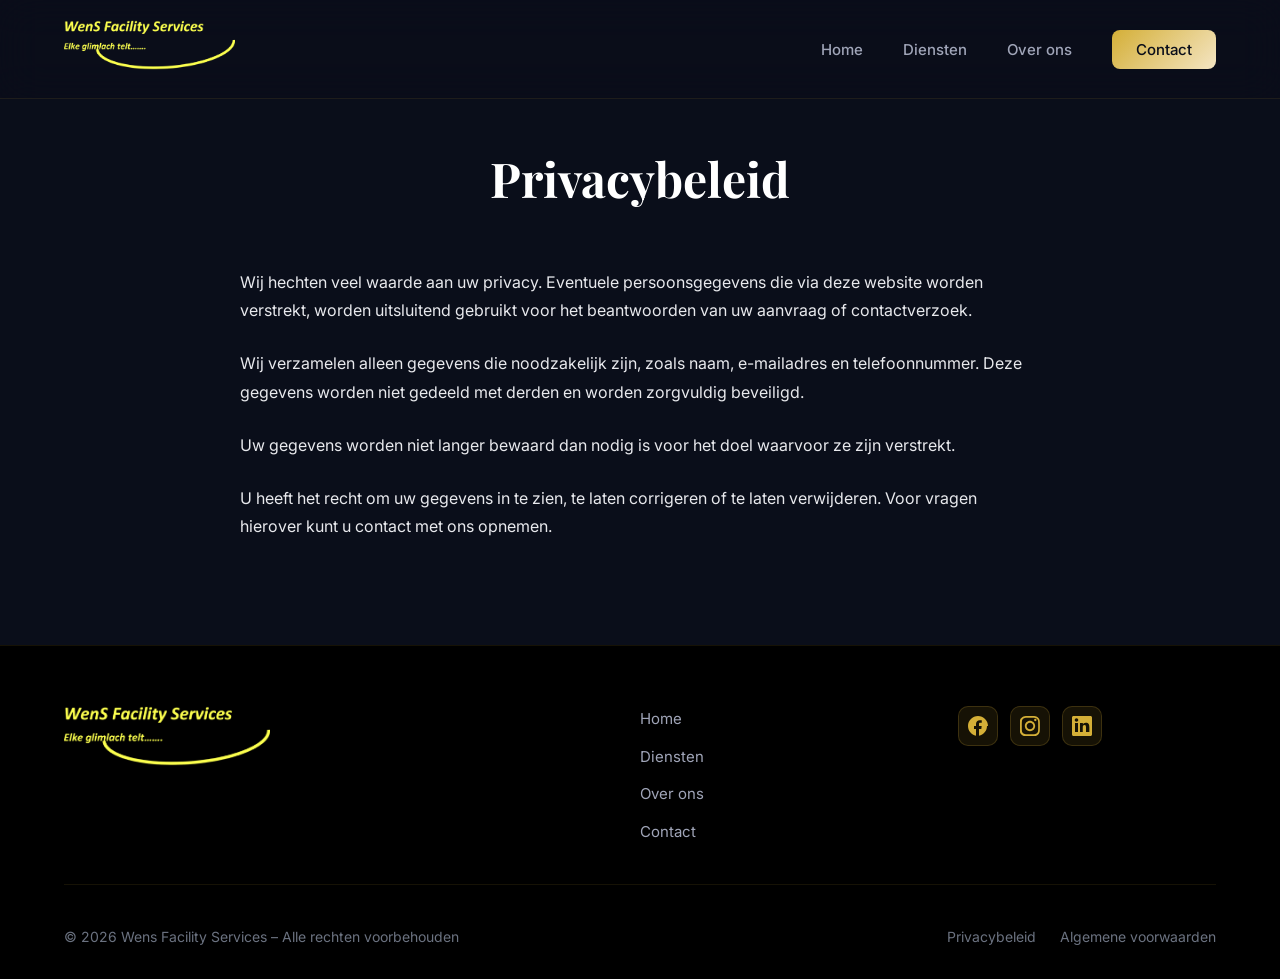
<file: html/privacybeleid.html>
<!doctype html>
<html lang="nl">
  <head>
    <meta charset="UTF-8" />
    <meta name="viewport" content="width=device-width, initial-scale=1.0" />
    <title>Privacybeleid – Bedrijfsnaam</title>
    <link rel="stylesheet" href="../css/styles.css" />
    <link rel="preconnect" href="https://fonts.googleapis.com" />
    <link rel="preconnect" href="https://fonts.gstatic.com" crossorigin />
    <link
      href="https://fonts.googleapis.com/css2?family=Playfair+Display:wght@500;600;700&family=Inter:wght@300;400;500;600;700&display=swap"
      rel="stylesheet"
    />
  </head>
  <body>
    <!-- NAVBAR -->
    <nav id="navbar">
      <div class="container nav-inner">
        <div class="logo">
          <a href="Home.html"
            ><img src="../images/logo.png" alt="Bedrijfsnaam" class="logo-img"
          /></a>
        </div>
        <button class="mobile-menu-toggle" aria-label="Toggle menu">
          <span></span>
          <span></span>
          <span></span>
        </button>
        <ul class="nav-menu">
          <li><a href="Home.html#home">Home</a></li>
          <li><a href="Home.html#diensten">Diensten</a></li>
          <li><a href="Home.html#over">Over ons</a></li>
          <li><a href="Home.html#contact" class="nav-cta">Contact</a></li>
        </ul>
      </div>
    </nav>

    <!-- PRIVACY CONTENT -->
    <section class="privacy-section" style="padding: 150px 0 80px">
      <div class="container">
        <div class="section-header">
          <h1 class="section-title">Privacybeleid</h1>
        </div>

        <div
          class="privacy-content"
          style="max-width: 800px; margin: 0 auto; line-height: 1.8"
        >
          <p style="margin-bottom: 24px">
            Wij hechten veel waarde aan uw privacy. Eventuele persoonsgegevens
            die via deze website worden verstrekt, worden uitsluitend gebruikt
            voor het beantwoorden van uw aanvraag of contactverzoek.
          </p>

          <p style="margin-bottom: 24px">
            Wij verzamelen alleen gegevens die noodzakelijk zijn, zoals naam,
            e-mailadres en telefoonnummer. Deze gegevens worden niet gedeeld met
            derden en worden zorgvuldig beveiligd.
          </p>

          <p style="margin-bottom: 24px">
            Uw gegevens worden niet langer bewaard dan nodig is voor het doel
            waarvoor ze zijn verstrekt.
          </p>

          <p style="margin-bottom: 24px">
            U heeft het recht om uw gegevens in te zien, te laten corrigeren of
            te laten verwijderen. Voor vragen hierover kunt u contact met ons
            opnemen.
          </p>
        </div>
      </div>
    </section>

    <!-- FOOTER -->
    <footer>
      <div class="container">
        <div class="footer-content">
          <div class="footer-logo">
            <img src="../images/logo.png" alt="Bedrijfsnaam" class="logo-img" />
          </div>
          <div class="footer-links">
            <a href="Home.html#home">Home</a>
            <a href="Home.html#diensten">Diensten</a>
            <a href="Home.html#over">Over ons</a>
            <a href="Home.html#contact">Contact</a>
          </div>
          <div class="footer-social">
            <a href="#" aria-label="Facebook">
              <svg
                width="20"
                height="20"
                viewBox="0 0 20 20"
                fill="currentColor"
              >
                <path
                  d="M20 10C20 4.48 15.52 0 10 0S0 4.48 0 10c0 4.84 3.44 8.87 8 9.8V13H6v-3h2V8c0-2.42 1.58-3.75 3.69-3.75.93 0 1.81.08 2.06.12v2.39h-1.42c-1.11 0-1.33.53-1.33 1.3V10h2.67l-.35 3H11v6.8c4.56-.93 8-4.96 8-9.8z"
                />
              </svg>
            </a>
            <a href="#" aria-label="Instagram">
              <svg
                width="20"
                height="20"
                viewBox="0 0 20 20"
                fill="currentColor"
              >
                <path
                  d="M10 0C7.28 0 6.94.01 5.88.05 4.82.09 4.07.27 3.42.52c-.67.26-1.24.6-1.81 1.17C.84 2.26.5 2.83.24 3.5-.01 4.15-.19 4.9-.23 5.96-.27 7.02-.28 7.36-.28 10.08c0 2.72.01 3.06.05 4.12.04 1.06.22 1.81.47 2.46.26.67.6 1.24 1.17 1.81.57.57 1.14.91 1.81 1.17.65.25 1.4.43 2.46.47 1.06.04 1.4.05 4.12.05 2.72 0 3.06-.01 4.12-.05 1.06-.04 1.81-.22 2.46-.47.67-.26 1.24-.6 1.81-1.17.57-.57.91-1.14 1.17-1.81.25-.65.43-1.4.47-2.46.04-1.06.05-1.4.05-4.12 0-2.72-.01-3.06-.05-4.12-.04-1.06-.22-1.81-.47-2.46-.26-.67-.6-1.24-1.17-1.81-.57-.57-1.14-.91-1.81-1.17C15.93.27 15.18.09 14.12.05 13.06.01 12.72 0 10 0zm0 1.8c2.67 0 2.99.01 4.04.05.98.04 1.51.2 1.87.33.47.18.8.4 1.15.75.35.35.57.68.75 1.15.13.36.29.89.33 1.87.04 1.05.05 1.37.05 4.04s-.01 2.99-.05 4.04c-.04.98-.2 1.51-.33 1.87-.18.47-.4.8-.75 1.15-.35.35-.68.57-1.15.75-.36.13-.89.29-1.87.33-1.05.04-1.37.05-4.04.05s-2.99-.01-4.04-.05c-.98-.04-1.51-.2-1.87-.33-.47-.18-.8-.4-1.15-.75-.35-.35-.57-.68-.75-1.15-.13-.36-.29-.89-.33-1.87-.04-1.05-.05-1.37-.05-4.04s.01-2.99.05-4.04c.04-.98.2-1.51.33-1.87.18-.47.4-.8.75-1.15.35-.35.68-.57 1.15-.75.36-.13.89-.29 1.87-.33 1.05-.04 1.37-.05 4.04-.05z"
                />
                <path
                  d="M10 13.33c-1.84 0-3.33-1.49-3.33-3.33S8.16 6.67 10 6.67s3.33 1.49 3.33 3.33-1.49 3.33-3.33 3.33zm0-8.48c-2.84 0-5.15 2.31-5.15 5.15s2.31 5.15 5.15 5.15 5.15-2.31 5.15-5.15S12.84 4.85 10 4.85zm6.53-.85c0 .66-.54 1.2-1.2 1.2-.66 0-1.2-.54-1.2-1.2s.54-1.2 1.2-1.2c.66 0 1.2.54 1.2 1.2z"
                />
              </svg>
            </a>
            <a href="#" aria-label="LinkedIn">
              <svg
                width="20"
                height="20"
                viewBox="0 0 20 20"
                fill="currentColor"
              >
                <path
                  d="M18.5 0h-17C.67 0 0 .67 0 1.5v17c0 .83.67 1.5 1.5 1.5h17c.83 0 1.5-.67 1.5-1.5v-17c0-.83-.67-1.5-1.5-1.5zM6 16H3V7h3v9zM4.5 5.82c-.97 0-1.75-.79-1.75-1.75S3.53 2.32 4.5 2.32s1.75.79 1.75 1.75-.78 1.75-1.75 1.75zM17 16h-3v-4.5c0-1.08-.02-2.47-1.5-2.47-1.51 0-1.74 1.18-1.74 2.39V16H8V7h2.88v1.23h.04c.40-.76 1.38-1.56 2.84-1.56 3.04 0 3.6 2 3.6 4.6V16z"
                />
              </svg>
            </a>
          </div>
        </div>
        <div class="footer-bottom">
          <p>© 2026 Wens Facility Services – Alle rechten voorbehouden</p>
          <div class="footer-legal">
            <a href="privacybeleid.html">Privacybeleid</a>
            <a href="algemenevoorwaarden.html">Algemene voorwaarden</a>
          </div>
        </div>
      </div>
    </footer>

    <script>
      // Mobile menu toggle
      document
        .querySelector(".mobile-menu-toggle")
        .addEventListener("click", function () {
          document.querySelector(".nav-menu").classList.toggle("active");
          this.classList.toggle("active");
          document.body.classList.toggle("menu-open");
        });

      // Close menu when clicking on a link
      document.querySelectorAll(".nav-menu a").forEach((link) => {
        link.addEventListener("click", () => {
          document.querySelector(".nav-menu").classList.remove("active");
          document
            .querySelector(".mobile-menu-toggle")
            .classList.remove("active");
          document.body.classList.remove("menu-open");
        });
      });

      // Navbar scroll effect
      let lastScroll = 0;
      const navbar = document.getElementById("navbar");

      window.addEventListener("scroll", () => {
        const currentScroll = window.pageYOffset;

        if (currentScroll > 100) {
          navbar.classList.add("scrolled");
        } else {
          navbar.classList.remove("scrolled");
        }

        lastScroll = currentScroll;
      });
    </script>
  </body>
</html>
</file>
<file: css/styles.css>
/* ===============================================
   LUXURY WEBSITE - GOLD, NAVY & BLACK THEME
   Modern, Professional, Premium Design
   =============================================== */

/* ===== RESET / BASE ===== */
* { 
    margin: 0; 
    padding: 0; 
    box-sizing: border-box; 
}

html { 
    scroll-behavior: smooth; 
    overflow-x: hidden;
}

body { 
    font-family: 'Inter', -apple-system, BlinkMacSystemFont, "Segoe UI", Roboto, sans-serif;
    background: #0a0e1a;
    color: #e8e9ed;
    line-height: 1.7;
    overflow-x: hidden;
}

body.menu-open {
    overflow: hidden;
}

/* ===== LUXURY COLOR VARIABLES ===== */
:root {
    /* Primary Navy Tones */
    --navy-dark: #0a0e1a;
    --navy-medium: #1a2744;
    --navy-light: #2a3f5f;
    
    /* Premium Gold Tones */
    --gold: #d4af37;
    --gold-light: #e4c56b;
    --gold-dark: #b8941f;
    
    /* Neutral & Accent */
    --black: #000000;
    --white: #ffffff;
    --gray-light: #a0a5b8;
    --gray-medium: #6b7280;
    --gray-dark: #3f4451;
    
    /* Shadows & Effects */
    --shadow-sm: 0 2px 8px rgba(0, 0, 0, 0.3);
    --shadow-md: 0 8px 24px rgba(0, 0, 0, 0.4);
    --shadow-lg: 0 20px 50px rgba(0, 0, 0, 0.5);
    --shadow-gold: 0 8px 32px rgba(212, 175, 55, 0.3);
    
    /* Gradients */
    --gradient-gold: linear-gradient(135deg, #d4af37 0%, #f4e5c3 100%);
    --gradient-navy: linear-gradient(135deg, #0a0e1a 0%, #1a2744 100%);
    --gradient-overlay: linear-gradient(135deg, rgba(10, 14, 26, 0.95) 0%, rgba(26, 39, 68, 0.85) 100%);
}

/* ===== TYPOGRAPHY ===== */
h1, h2, h3, h4, h5, h6 {
    font-family: 'Playfair Display', serif;
    font-weight: 600;
    line-height: 1.2;
    color: var(--white);
}

/* ===== CONTAINER ===== */
.container { 
    width: 90%; 
    max-width: 1200px; 
    margin: 0 auto;
    position: relative;
}

/* ===== NAVBAR - LUXURY DESIGN ===== */
nav { 
    position: fixed; 
    top: 0;
    left: 0;
    right: 0;
    background: rgba(10, 14, 26, 0.7);
    backdrop-filter: blur(20px);
    -webkit-backdrop-filter: blur(20px);
    border-bottom: 1px solid rgba(212, 175, 55, 0.1);
    z-index: 1000;
    transition: all 0.3s ease;
}

nav.scrolled {
    background: rgba(10, 14, 26, 0.95);
    box-shadow: var(--shadow-md);
    border-bottom-color: rgba(212, 175, 55, 0.2);
}

.nav-inner { 
    display: flex; 
    justify-content: space-between; 
    align-items: center; 
    padding: 20px 0;
    transition: padding 0.3s ease;
}

nav.scrolled .nav-inner {
    padding: 15px 0;
}

.logo-luxury { 
    font-family: 'Playfair Display', serif;
    font-weight: 700;
    font-size: 24px;
    letter-spacing: 2px;
    background: var(--gradient-gold);
    -webkit-background-clip: text;
    -webkit-text-fill-color: transparent;
    background-clip: text;
    position: relative;
}

.logo a {
    display: inline-block;
    line-height: 0;
}

.logo-img {
    height: 50px;
    width: auto;
    object-fit: contain;
    transition: all 0.3s ease;
    background: transparent;
    /* Make logo gold */
    filter: brightness(0) saturate(100%) invert(75%) sepia(100%) saturate(300%) hue-rotate(10deg) brightness(1.1);
}

.logo-img:hover {
    filter: brightness(0) saturate(100%) invert(75%) sepia(100%) saturate(300%) hue-rotate(10deg) brightness(1.3) drop-shadow(0 0 8px rgba(212, 175, 55, 0.6));
    transform: scale(1.05);
}

nav.scrolled .logo-img {
    height: 40px;
}

footer .logo a {
    display: inline-block;
    line-height: 0;
}

.footer-logo a {
    display: inline-block;
    line-height: 0;
}

footer .logo-img {
    height: 60px;
    margin-bottom: 16px;
}

.nav-menu { 
    list-style: none; 
    display: flex; 
    gap: 40px;
    align-items: center;
}

.nav-menu a { 
    text-decoration: none; 
    color: var(--gray-light); 
    font-size: 15px;
    font-weight: 500;
    transition: all 0.3s ease;
    position: relative;
    padding: 8px 0;
}

.nav-menu a::after {
    content: '';
    position: absolute;
    bottom: 0;
    left: 0;
    width: 0;
    height: 2px;
    background: var(--gradient-gold);
    transition: width 0.3s ease;
}

.nav-menu a:hover {
    color: var(--gold);
}

.nav-menu a:hover::after {
    width: 100%;
}

.nav-cta {
    background: var(--gradient-gold) !important;
    color: var(--navy-dark) !important;
    padding: 10px 24px !important;
    border-radius: 8px;
    font-weight: 600;
}

.nav-cta::after {
    display: none !important;
}

.nav-cta:hover {
    transform: translateY(-2px);
    box-shadow: var(--shadow-gold);
}

/* Mobile Menu Toggle */
.mobile-menu-toggle {
    display: none;
    flex-direction: column;
    gap: 5px;
    background: none;
    border: none;
    cursor: pointer;
    padding: 8px;
    z-index: 1001;
}

.mobile-menu-toggle span {
    width: 25px;
    height: 2px;
    background: var(--gold);
    transition: all 0.3s ease;
    border-radius: 2px;
}

.mobile-menu-toggle.active span:nth-child(1) {
    transform: rotate(45deg) translateY(10px);
}

.mobile-menu-toggle.active span:nth-child(2) {
    opacity: 0;
}

.mobile-menu-toggle.active span:nth-child(3) {
    transform: rotate(-45deg) translateY(-10px);
}

/* ===== HERO SECTION - LUXURY PREMIUM ===== */
.hero {
    position: relative;
    min-height: 100vh;
    display: flex;
    align-items: center;
    padding: 140px 0 100px;
    background: var(--navy-dark);
    background-image: 
        radial-gradient(circle at 20% 50%, rgba(212, 175, 55, 0.08) 0%, transparent 50%),
        radial-gradient(circle at 80% 80%, rgba(26, 39, 68, 0.5) 0%, transparent 50%),
        url("../images/hero.jpg");
    background-size: cover;
    background-position: center;
    background-attachment: fixed;
    color: white;
    overflow: hidden;
    will-change: transform;
}

.hero-overlay {
    position: absolute;
    inset: 0;
    background: var(--gradient-overlay);
    z-index: 1;
}

.hero-decoration {
    position: absolute;
    top: 0;
    right: 0;
    width: 600px;
    height: 600px;
    background: radial-gradient(circle, var(--gold-glow) 0%, transparent 70%);
    border-radius: 50%;
    filter: blur(80px);
    opacity: 0.3;
    animation: float 8s ease-in-out infinite;
}

@keyframes float {
    0%, 100% { transform: translate(0, 0); }
    50% { transform: translate(-30px, -30px); }
}

.hero-content {
    position: relative;
    z-index: 2;
    max-width: 700px;
    animation: fadeInUp 1s ease;
}

@keyframes fadeInUp {
    from { 
        opacity: 0; 
        transform: translateY(40px); 
    }
    to { 
        opacity: 1; 
        transform: translateY(0); 
    }
}



.hero-title {
    font-size: clamp(38px, 5vw, 62px);
    font-weight: 700;
    line-height: 1.1;
    letter-spacing: -1px;
    margin-bottom: 24px;
    animation: fadeInUp 1s ease 0.4s backwards;
}

.gradient-text {
    background: var(--gradient-gold);
    -webkit-background-clip: text;
    -webkit-text-fill-color: transparent;
    background-clip: text;
    display: inline-block;
}

.hero-subtitle {
    font-size: clamp(16px, 1.5vw, 19px);
    line-height: 1.7;
    color: rgba(255, 255, 255, 0.8);
    margin-bottom: 40px;
    max-width: 600px;
    animation: fadeInUp 1s ease 0.6s backwards;
}

.hero-buttons {
    display: flex;
    gap: 16px;
    flex-wrap: wrap;
    margin-bottom: 60px;
    animation: fadeInUp 1s ease 0.8s backwards;
}

.hero-stats {
    display: flex;
    gap: 50px;
    padding-top: 40px;
    border-top: 1px solid rgba(255, 255, 255, 0.1);
    animation: fadeInUp 1s ease 1s backwards;
}

.stat {
    text-align: left;
}

.stat-number {
    font-family: 'Playfair Display', serif;
    font-size: 36px;
    font-weight: 700;
    color: var(--gold);
    line-height: 1;
    margin-bottom: 8px;
}

.stat-label {
    font-size: 14px;
    color: rgba(255, 255, 255, 0.7);
    text-transform: uppercase;
    letter-spacing: 1px;
}

.scroll-indicator {
    position: absolute;
    bottom: 40px;
    left: 50%;
    transform: translateX(-50%);
    z-index: 2;
    animation: fadeInUp 1s ease 1.2s backwards;
}

.scroll-arrow {
    width: 24px;
    height: 40px;
    border: 2px solid rgba(212, 175, 55, 0.5);
    border-radius: 20px;
    position: relative;
}

.scroll-arrow::before {
    content: '';
    position: absolute;
    top: 8px;
    left: 50%;
    transform: translateX(-50%);
    width: 6px;
    height: 6px;
    background: var(--gold);
    border-radius: 50%;
    animation: scrollDown 2s ease infinite;
}

@keyframes scrollDown {
    0%, 100% { 
        top: 8px;
        opacity: 1;
    }
    50% {
        top: 20px;
        opacity: 0;
    }
}

/* ===== BUTTONS - LUXURY DESIGN ===== */
.btn { 
    display: inline-flex;
    align-items: center;
    justify-content: center;
    gap: 10px;
    padding: 14px 28px;
    border-radius: 10px;
    text-decoration: none;
    font-size: 15px;
    font-weight: 600;
    transition: all 0.3s ease;
    border: none;
    cursor: pointer;
    position: relative;
    overflow: hidden;
}

.btn::before {
    content: '';
    position: absolute;
    top: 0;
    left: -100%;
    width: 100%;
    height: 100%;
    background: linear-gradient(90deg, transparent, rgba(255, 255, 255, 0.2), transparent);
    transition: left 0.5s ease;
}

.btn:hover::before {
    left: 100%;
}

.btn-primary { 
    background: var(--gradient-gold);
    color: var(--navy-dark);
    box-shadow: var(--shadow-gold);
}

.btn-primary:hover { 
    transform: translateY(-3px);
    box-shadow: 0 12px 40px rgba(212, 175, 55, 0.4);
}

.btn-secondary { 
    background: rgba(255, 255, 255, 0.05);
    color: var(--white);
    border: 2px solid rgba(212, 175, 55, 0.3);
    backdrop-filter: blur(10px);
}

.btn-secondary:hover { 
    background: rgba(255, 255, 255, 0.1);
    border-color: var(--gold);
    transform: translateY(-3px);
}

.btn-gold {
    background: var(--gold);
    color: var(--navy-dark);
    box-shadow: var(--shadow-gold);
}

.btn-gold:hover {
    background: var(--gold-light);
    transform: translateY(-3px);
}

.btn-full {
    width: 100%;
}

.btn svg {
    transition: transform 0.3s ease;
}

.btn:hover svg {
    transform: translateX(4px);
}

/* ===== SECTIONS ===== */
section { 
    padding: 100px 0;
    position: relative;
}

.section-header {
    text-align: center;
    max-width: 700px;
    margin: 0 auto 60px;
}

.section-label {
    display: inline-block;
    padding: 6px 16px;
    background: rgba(212, 175, 55, 0.1);
    border: 1px solid rgba(212, 175, 55, 0.2);
    border-radius: 50px;
    color: var(--gold);
    font-size: 12px;
    font-weight: 600;
    letter-spacing: 1.5px;
    text-transform: uppercase;
    margin-bottom: 16px;
}

.section-title { 
    font-size: clamp(32px, 4vw, 48px);
    margin-bottom: 20px;
    color: var(--white);
    font-weight: 700;
}

.section-description {
    font-size: 18px;
    color: var(--gray-light);
    line-height: 1.7;
}

/* ===== DIENSTEN SECTION ===== */
.diensten-section {
    background: var(--navy-dark);
}

.services-grid { 
    display: grid; 
    grid-template-columns: repeat(auto-fit, minmax(300px, 1fr)); 
    gap: 30px;
}

.service-card { 
    background: linear-gradient(135deg, rgba(26, 39, 68, 0.6) 0%, rgba(26, 39, 68, 0.3) 100%);
    padding: 40px 30px;
    border-radius: 20px;
    border: 1px solid rgba(212, 175, 55, 0.1);
    transition: all 0.4s ease;
    position: relative;
    overflow: hidden;
}

.service-card::before {
    content: '';
    position: absolute;
    top: 0;
    left: 0;
    right: 0;
    height: 4px;
    background: var(--gradient-gold);
    transform: scaleX(0);
    transform-origin: left;
    transition: transform 0.4s ease;
}

.service-card:hover::before {
    transform: scaleX(1);
}

.service-card:hover { 
    transform: translateY(-10px);
    border-color: rgba(212, 175, 55, 0.3);
    box-shadow: var(--shadow-lg), var(--shadow-gold);
    background: linear-gradient(135deg, rgba(26, 39, 68, 0.8) 0%, rgba(26, 39, 68, 0.5) 100%);
}



.service-card img {
    width: 100%;
    height: 200px;
    object-fit: cover;
    border-radius: 12px;
    margin-bottom: 20px;
}



.service-icon {
    width: 70px;
    height: 70px;
    background: rgba(212, 175, 55, 0.1);
    border: 2px solid rgba(212, 175, 55, 0.2);
    border-radius: 16px;
    display: flex;
    align-items: center;
    justify-content: center;
    margin-bottom: 24px;
    color: var(--gold);
    transition: all 0.3s ease;
}

.service-card:hover .service-icon {
    background: rgba(212, 175, 55, 0.2);
    border-color: var(--gold);
    transform: scale(1.05);
}

.service-card h3 { 
    font-size: 24px;
    margin-bottom: 12px;
    color: var(--white);
    font-weight: 600;
}

.service-card p { 
    font-size: 15px;
    color: var(--gray-light);
    line-height: 1.7;
    margin-bottom: 20px;
}

.service-link {
    display: inline-flex;
    align-items: center;
    gap: 8px;
    color: var(--gold);
    text-decoration: none;
    font-weight: 600;
    font-size: 14px;
    transition: gap 0.3s ease;
}

.service-link:hover {
    gap: 12px;
}

/* ===== ABOUT SECTION ===== */
.about-section {
    background: linear-gradient(180deg, var(--navy-dark) 0%, var(--navy-medium) 100%);
    position: relative;
    overflow: hidden;
}

.about-section::before {
    content: '';
    position: absolute;
    top: -50%;
    left: -10%;
    width: 500px;
    height: 500px;
    background: radial-gradient(circle, var(--gold-glow) 0%, transparent 70%);
    border-radius: 50%;
    filter: blur(100px);
}

.about-grid {
    display: grid;
    grid-template-columns: 1fr 1fr;
    gap: 80px;
    align-items: center;
}

.about-content {
    position: relative;
    z-index: 1;
}

.about-text {
    font-size: 16px;
    color: var(--gray-light);
    line-height: 1.8;
    margin-bottom: 20px;
}

.about-features {
    margin: 40px 0;
}

.feature-item {
    display: flex;
    gap: 20px;
    align-items: flex-start;
    margin-bottom: 24px;
}

.feature-icon {
    width: 40px;
    height: 40px;
    background: var(--gradient-gold);
    border-radius: 50%;
    display: flex;
    align-items: center;
    justify-content: center;
    color: var(--navy-dark);
    font-weight: 700;
    font-size: 18px;
    flex-shrink: 0;
}

.feature-text {
    display: flex;
    flex-direction: column;
    gap: 4px;
}

.feature-text strong {
    color: var(--white);
    font-size: 16px;
}

.feature-text span {
    color: var(--gray-light);
    font-size: 14px;
}

.about-image {
    position: relative;
    height: 500px;
    border-radius: 20px;
    background: linear-gradient(135deg, rgba(212, 175, 55, 0.1) 0%, rgba(26, 39, 68, 0.3) 100%);
    border: 1px solid rgba(212, 175, 55, 0.2);
    overflow: hidden;
}

.about-image img {
    width: 100%;
    height: 100%;
    object-fit: cover;
    border-radius: 20px;
}

.image-decoration {
    position: absolute;
    bottom: -20px;
    right: -20px;
    width: 200px;
    height: 200px;
    background: var(--gradient-gold);
    border-radius: 50%;
    filter: blur(60px);
    opacity: 0.2;
    z-index: -1;
}

.stats-box {
    position: absolute;
    bottom: 40px;
    left: 40px;
    right: 40px;
    background: rgba(10, 14, 26, 0.9);
    backdrop-filter: blur(20px);
    border: 1px solid rgba(212, 175, 55, 0.3);
    border-radius: 16px;
    padding: 30px;
    display: flex;
    align-items: center;
    gap: 30px;
    z-index: 1;
}

.stats-box-item {
    flex: 1;
    text-align: center;
}

.stats-box-number {
    font-family: 'Playfair Display', serif;
    font-size: 42px;
    font-weight: 700;
    color: var(--gold);
    line-height: 1;
    margin-bottom: 8px;
}

.stats-box-label {
    font-size: 13px;
    color: var(--gray-light);
    text-transform: uppercase;
    letter-spacing: 1px;
}

.stats-box-divider {
    width: 1px;
    height: 60px;
    background: rgba(212, 175, 55, 0.2);
}

/* ===== CTA SECTION ===== */
.cta-section {
    background: var(--navy-dark);
    padding: 80px 0;
}

.cta { 
    background: var(--gradient-gold);
    color: var(--navy-dark);
    text-align: center;
    border-radius: 24px;
    padding: 70px 40px;
    position: relative;
    overflow: hidden;
    box-shadow: var(--shadow-gold);
}

.cta-decoration {
    position: absolute;
    top: -50px;
    right: -50px;
    width: 300px;
    height: 300px;
    background: rgba(255, 255, 255, 0.1);
    border-radius: 50%;
    filter: blur(40px);
}

.cta h2 { 
    font-size: clamp(28px, 4vw, 42px);
    margin-bottom: 16px;
    position: relative;
    z-index: 1;
}

.cta p { 
    font-size: 18px;
    opacity: 0.9;
    margin-bottom: 32px;
    position: relative;
    z-index: 1;
}

/* ===== CONTACT SECTION ===== */
.contact-section {
    background: var(--navy-dark);
    background-image: 
        radial-gradient(circle at 70% 20%, rgba(212, 175, 55, 0.05) 0%, transparent 50%);
}

.contact-grid {
    display: grid;
    grid-template-columns: 1fr 1.5fr;
    gap: 60px;
    align-items: start;
}

.contact-info h3 {
    font-size: 24px;
    margin-bottom: 30px;
    color: var(--white);
}

.contact-item {
    display: flex;
    gap: 20px;
    align-items: flex-start;
    margin-bottom: 28px;
    padding: 20px;
    background: rgba(26, 39, 68, 0.3);
    border: 1px solid rgba(212, 175, 55, 0.1);
    border-radius: 12px;
    transition: all 0.3s ease;
}

.contact-item:hover {
    background: rgba(26, 39, 68, 0.5);
    border-color: rgba(212, 175, 55, 0.3);
    transform: translateX(5px);
}

.contact-icon {
    width: 48px;
    height: 48px;
    background: rgba(212, 175, 55, 0.1);
    border: 1px solid rgba(212, 175, 55, 0.2);
    border-radius: 12px;
    display: flex;
    align-items: center;
    justify-content: center;
    color: var(--gold);
    flex-shrink: 0;
}

.contact-label {
    font-size: 12px;
    color: var(--gray-medium);
    text-transform: uppercase;
    letter-spacing: 1px;
    margin-bottom: 4px;
}

.contact-value {
    font-size: 16px;
    color: var(--white);
    font-weight: 500;
    text-decoration: none;
    transition: color 0.3s ease;
}

.contact-value:hover {
    color: var(--gold);
}

.trust-badges {
    margin-top: 40px;
    display: flex;
    flex-direction: column;
    gap: 12px;
}

.badge {
    padding: 12px 16px;
    background: rgba(212, 175, 55, 0.1);
    border: 1px solid rgba(212, 175, 55, 0.2);
    border-radius: 8px;
    color: var(--gold);
    font-size: 13px;
    font-weight: 600;
}

.contact-form-wrapper {
    background: linear-gradient(135deg, rgba(26, 39, 68, 0.5) 0%, rgba(26, 39, 68, 0.3) 100%);
    border: 1px solid rgba(212, 175, 55, 0.2);
    border-radius: 20px;
    padding: 40px;
}

.form-group {
    margin-bottom: 24px;
}

.form-group label {
    display: block;
    margin-bottom: 8px;
    color: var(--white);
    font-size: 14px;
    font-weight: 600;
}

.form-group input,
.form-group textarea {
    width: 100%;
    padding: 14px 18px;
    background: rgba(10, 14, 26, 0.5);
    border: 1px solid rgba(212, 175, 55, 0.2);
    border-radius: 10px;
    color: var(--white);
    font-size: 15px;
    font-family: inherit;
    transition: all 0.3s ease;
}

.form-group input:focus,
.form-group textarea:focus {
    outline: none;
    border-color: var(--gold);
    background: rgba(10, 14, 26, 0.7);
    box-shadow: 0 0 0 3px rgba(212, 175, 55, 0.1);
}

.form-group input::placeholder,
.form-group textarea::placeholder {
    color: var(--gray-medium);
}

.form-group textarea {
    resize: vertical;
    min-height: 120px;
}

.thank-you-message {
    display: none;
    flex-direction: column;
    align-items: center;
    justify-content: center;
    text-align: center;
    padding: 60px 20px;
    gap: 20px;
}

.thank-you-message h3 {
    font-size: 28px;
    color: var(--gold);
    margin: 0;
}

.thank-you-message p {
    color: var(--gray-light);
    font-size: 16px;
    max-width: 400px;
}

/* ===== FOOTER ===== */
footer { 
    background: var(--black);
    border-top: 1px solid rgba(212, 175, 55, 0.1);
    padding: 60px 0 30px;
}

.footer-content {
    display: grid;
    grid-template-columns: 2fr 1fr 1fr;
    gap: 60px;
    margin-bottom: 40px;
    padding-bottom: 40px;
    border-bottom: 1px solid rgba(212, 175, 55, 0.1);
}

.footer-logo p {
    color: var(--gray-medium);
    margin-top: 12px;
    font-size: 14px;
}

.footer-links {
    display: flex;
    flex-direction: column;
    gap: 12px;
}

.footer-links a {
    color: var(--gray-light);
    text-decoration: none;
    font-size: 15px;
    transition: all 0.3s ease;
}

.footer-links a:hover {
    color: var(--gold);
    padding-left: 5px;
}

.footer-social {
    display: flex;
    gap: 12px;
    flex-wrap: wrap;
}

.footer-social a {
    width: 40px;
    height: 40px;
    background: rgba(212, 175, 55, 0.1);
    border: 1px solid rgba(212, 175, 55, 0.2);
    border-radius: 10px;
    display: flex;
    align-items: center;
    justify-content: center;
    color: var(--gold);
    transition: all 0.3s ease;
}

.footer-social a:hover {
    background: var(--gold);
    color: var(--navy-dark);
    transform: translateY(-3px);
}

.footer-bottom {
    display: flex;
    justify-content: space-between;
    align-items: center;
    font-size: 14px;
    color: var(--gray-medium);
}

.footer-legal {
    display: flex;
    gap: 24px;
}

.footer-legal a {
    color: var(--gray-medium);
    text-decoration: none;
    transition: color 0.3s ease;
}

.footer-legal a:hover {
    color: var(--gold);
}

/* ===== RESPONSIVE DESIGN ===== */
@media (max-width: 1024px) {
    .about-grid {
        grid-template-columns: 1fr;
        gap: 50px;
    }
    
    .about-image {
        height: 400px;
    }
    
    .contact-grid {
        grid-template-columns: 1fr;
        gap: 40px;
    }
    
    .footer-content {
        grid-template-columns: 1fr 1fr;
    }
}

@media (max-width: 768px) {
    nav .nav-menu {
        position: fixed;
        top: 0;
        right: -100%;
        width: 300px;
        height: 100vh;
        background: rgba(10, 14, 26, 0.98);
        backdrop-filter: blur(20px);
        flex-direction: column;
        padding: 100px 40px 40px;
        gap: 24px;
        box-shadow: -5px 0 30px rgba(0, 0, 0, 0.5);
        transition: right 0.4s ease;
        border-left: 1px solid rgba(212, 175, 55, 0.2);
    }
    
    nav .nav-menu.active {
        right: 0;
    }
    
    .mobile-menu-toggle {
        display: flex;
    }
    
    .nav-menu a {
        width: 100%;
        padding: 12px 0;
        font-size: 18px;
    }
    
    .nav-cta {
        width: 100%;
        justify-content: center;
    }
    
    .hero {
        padding: 120px 0 60px;
    }
    
    .hero-stats {
        flex-wrap: wrap;
        gap: 30px;
    }
    
    .stat {
        flex: 1 1 calc(50% - 15px);
    }
    
    .services-grid {
        grid-template-columns: 1fr;
    }
    
    .section-header {
        margin-bottom: 40px;
    }
    
    section {
        padding: 60px 0;
    }
    
    .cta {
        padding: 50px 30px;
    }
    
    .footer-content {
        grid-template-columns: 1fr;
        gap: 40px;
    }
    
    .footer-bottom {
        flex-direction: column;
        gap: 20px;
        text-align: center;
    }
    
    .stats-box {
        left: 20px;
        right: 20px;
        padding: 20px;
        gap: 20px;
    }
    
    .stats-box-number {
        font-size: 32px;
    }
}

@media (max-width: 480px) {
    .container {
        width: 95%;
    }
    
    .hero-buttons {
        flex-direction: column;
        width: 100%;
    }
    
    .btn {
        width: 100%;
        justify-content: center;
    }
    
    .hero-stats {
        flex-direction: column;
        align-items: flex-start;
        gap: 24px;
    }
    
    .stat {
        text-align: left;
        width: 100%;
    }
    
    .contact-form-wrapper {
        padding: 24px;
    }
    
    .footer-social {
        justify-content: center;
    }
}

/* ===== ANIMATIONS ===== */
@keyframes shimmer {
    0% {
        background-position: -1000px 0;
    }
    100% {
        background-position: 1000px 0;
    }
}

/* ===== UTILITY CLASSES ===== */
.text-gold {
    color: var(--gold);
}

.bg-navy {
    background: var(--navy-dark);
}

img {
    max-width: 100%;
    display: block;
}

/* ===== SELECTION COLORS ===== */
::selection {
    background: var(--gold);
    color: var(--navy-dark);
}

::-moz-selection {
    background: var(--gold);
    color: var(--navy-dark);
}

/* ===== SCROLLBAR STYLING ===== */
::-webkit-scrollbar {
    width: 12px;
}

::-webkit-scrollbar-track {
    background: var(--navy-dark);
}

::-webkit-scrollbar-thumb {
    background: var(--gold);
    border-radius: 6px;
}

::-webkit-scrollbar-thumb:hover {
    background: var(--gold-light);
}
</file>
